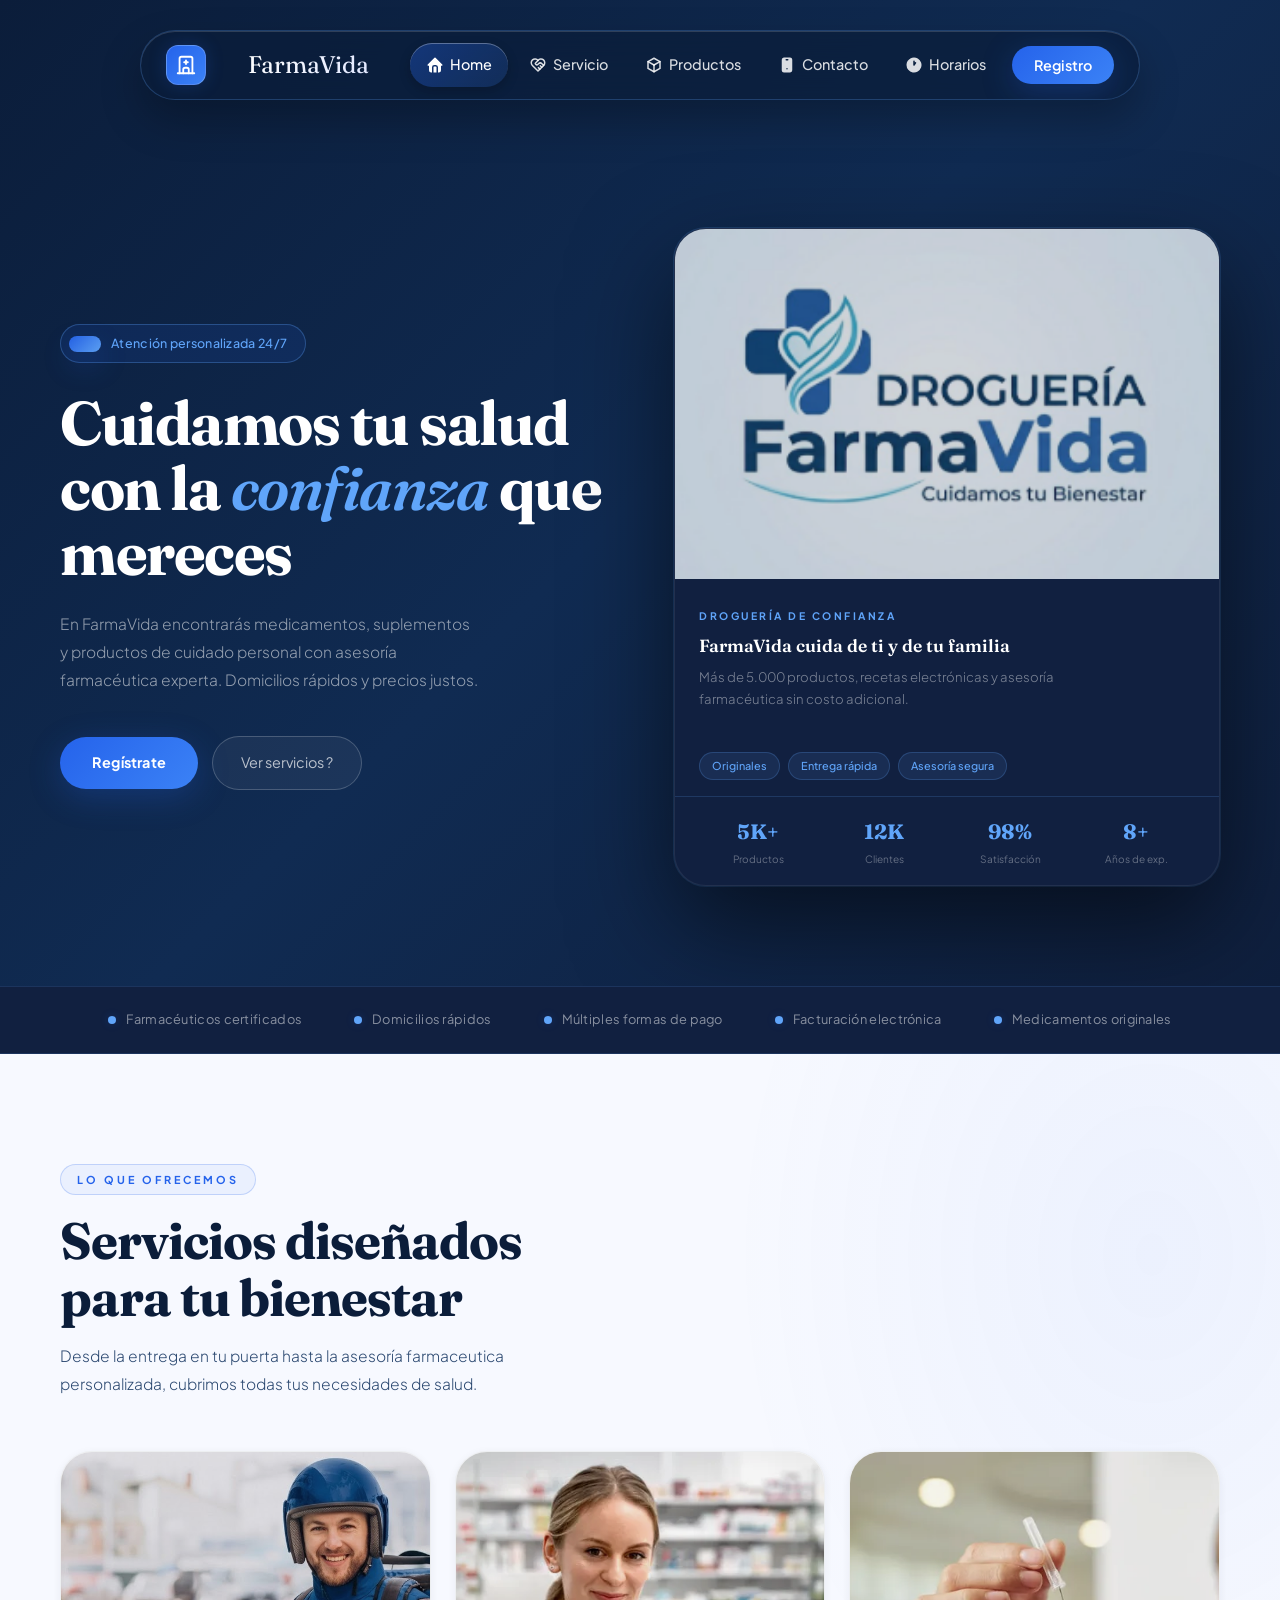
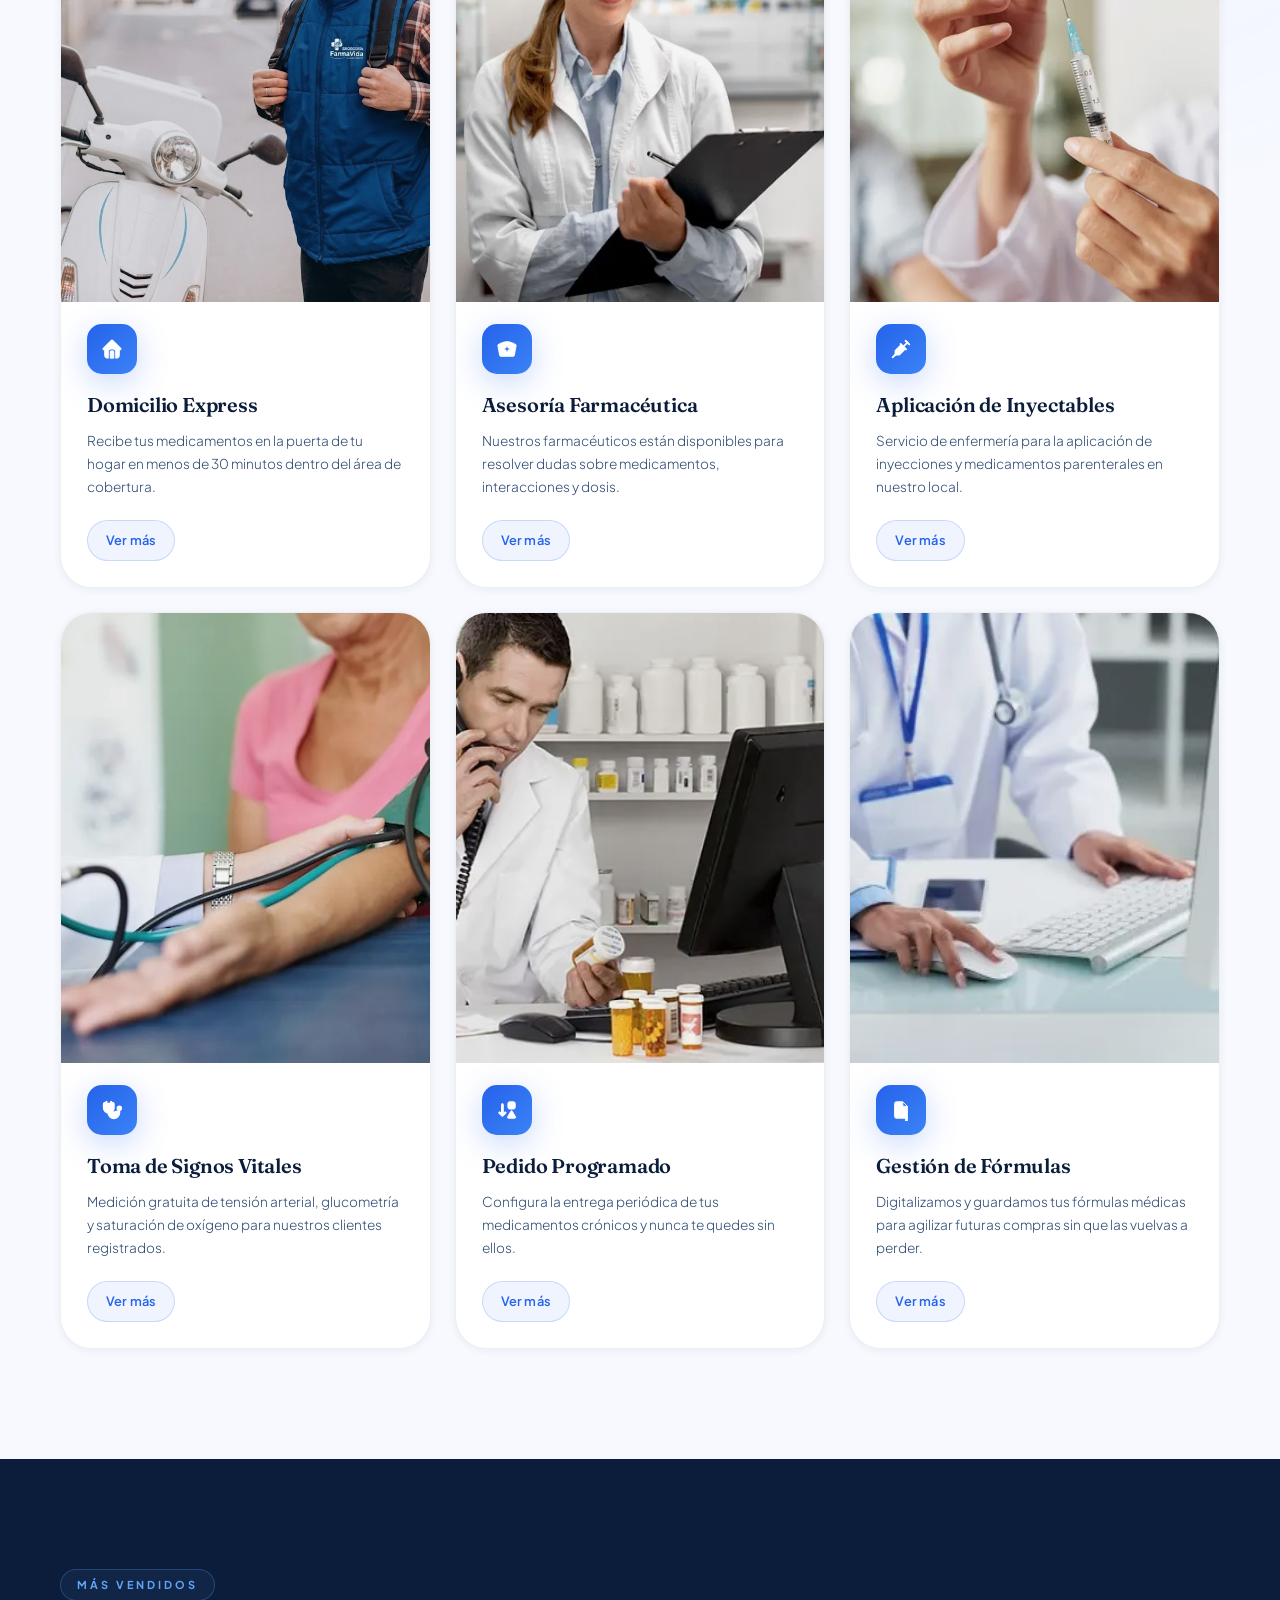
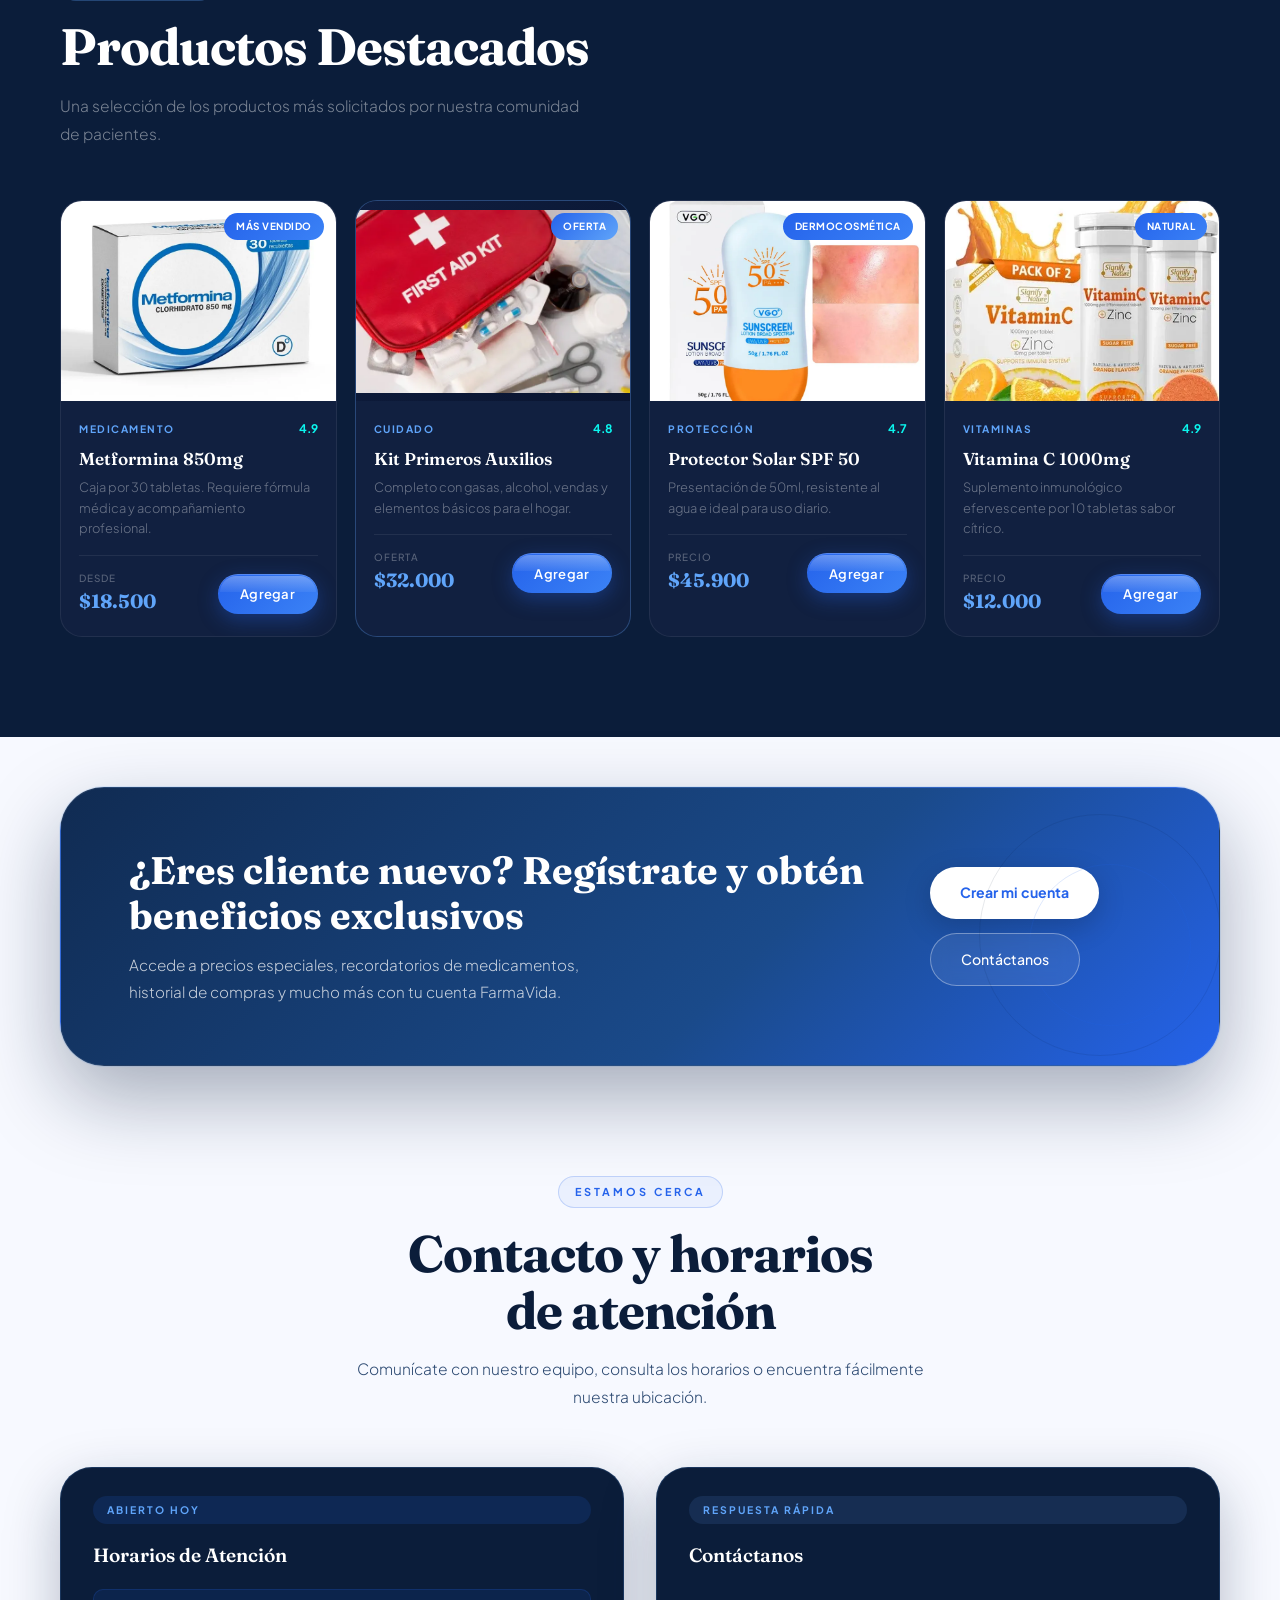
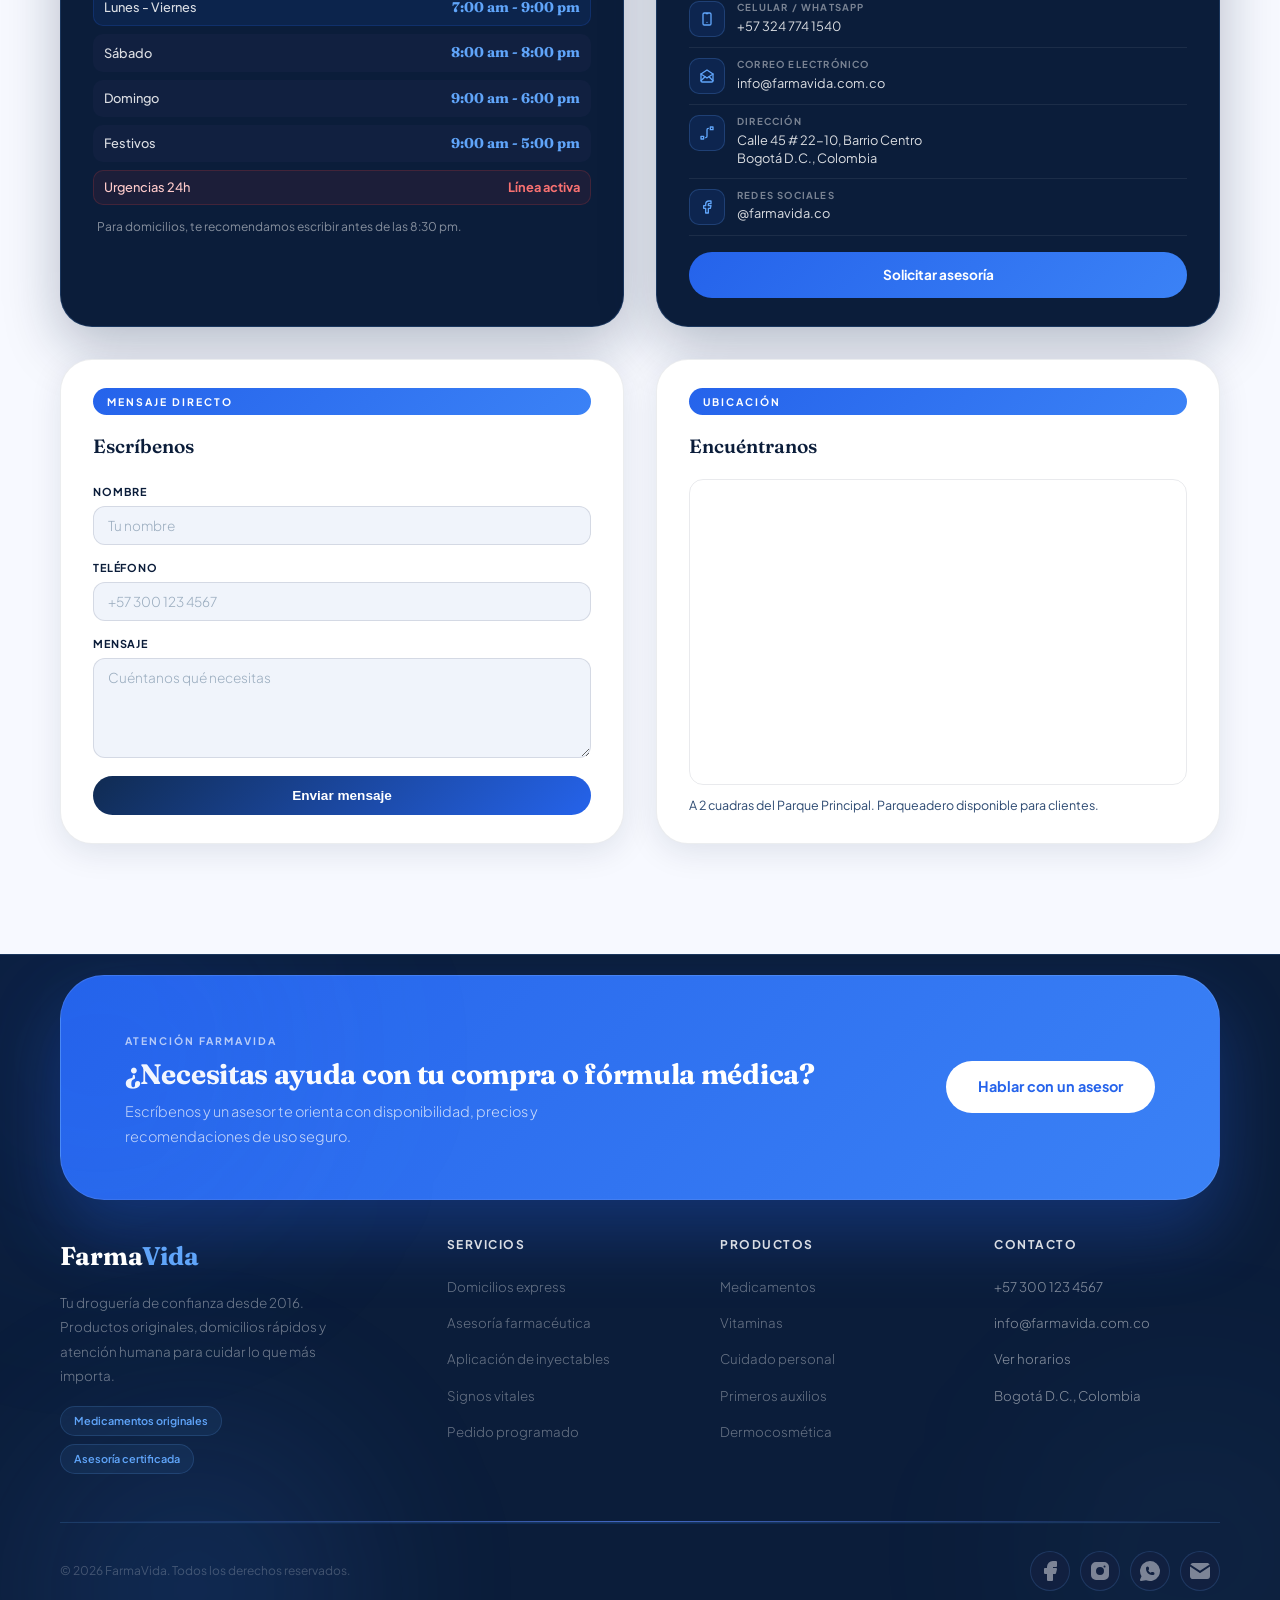
<file: Pag_Principal_FarmaVida/index.html>
<!DOCTYPE html>
<html lang="es">

<head>
    <meta charset="UTF-8">
    <meta name="viewport" content="width=device-width, initial-scale=1.0">
    <meta name="description" content="FarmaVida es tu farmacia de confianza en línea, ofreciendo medicamentos originales, asesoría farmacéutica personalizada y entregas rápidas a domicilio. Cuidamos de tu salud con la confianza que mereces.">  
    <meta name="keywords" content="FarmaVida, farmacia en línea, medicamentos originales, asesoría farmacéutica, entrega a domicilio, salud, bienestar">
    <meta name="author" content="Jose ALejandro Montenegro">
    <title>FarmaVida</title>
    <link rel="shortcut icon" href="/img/LogoFarmaVida.png" type="image/x-icon">

    <link rel="stylesheet" href="/Pag_Principal_FarmaVida/css/style.css">
    <link rel="stylesheet" href="/Pag_Principal_FarmaVida/css/footer.css">
    <link rel="stylesheet" href="/Pag_Principal_FarmaVida/css/producto.css">
    <link rel="stylesheet" href="/Pag_Principal_FarmaVida/css/servicios.css">
    <link rel="stylesheet" href="/Pag_Principal_FarmaVida/css/btn_agregar.css">
    <link rel="stylesheet" href="/Pag_Principal_FarmaVida/css/info_section.css">
    <link rel="stylesheet" href="/Pag_Principal_FarmaVida/css/banner.css">
    <link rel="stylesheet" href="/Pag_Principal_FarmaVida/css/hero.css">
    <link rel="stylesheet" href="/Pag_Principal_FarmaVida/css/responsive.css">

    <script src="script.js"></script>
</head>

<body>
    
    <div class="floating-elements">
        <div class="floating-circle"></div>
        <div class="floating-circle"></div>
        <div class="floating-circle"></div>
    </div>

    <!-- Advanced Navigation Bar -->
    <nav class="navbar-container">
        <div class="navbar">
            <!-- Brand/Logo -->
            <a href="#" class="navbar-brand">
                <div class="logo-icon"><svg xmlns="http://www.w3.org/2000/svg" width="24" height="24"
                        viewBox="0 0 24 24" fill="none" stroke="currentColor" stroke-width="2" stroke-linecap="round"
                        stroke-linejoin="round"
                        class="icon icon-tabler icons-tabler-outline icon-tabler-building-hospital">
                        <path stroke="none" d="M0 0h24v24H0z" fill="none" />
                        <path d="M3 21l18 0" />
                        <path d="M5 21v-16a2 2 0 0 1 2 -2h10a2 2 0 0 1 2 2v16" />
                        <path d="M9 21v-4a2 2 0 0 1 2 -2h2a2 2 0 0 1 2 2v4" />
                        <path d="M10 9l4 0" />
                        <path d="M12 7l0 4" />
                    </svg></div>
                <a href="#home"><span  class="brand-text">FarmaVida</span></a>

            <!-- Navigation Links -->
            <ul class="navbar-nav" id="navbarNav">
                <li class="nav-item">
                    <a href="#home" class="nav-link active">
                        <svg xmlns="http://www.w3.org/2000/svg" width="24" height="24" viewBox="0 0 24 24"
                            fill="currentColor" class="icon icon-tabler icons-tabler-filled icon-tabler-home">
                            <path stroke="none" d="M0 0h24v24H0z" fill="none" />
                            <path
                                d="M12.707 2.293l9 9c.63 .63 .184 1.707 -.707 1.707h-1v6a3 3 0 0 1 -3 3h-1v-7a3 3 0 0 0 -2.824 -2.995l-.176 -.005h-2a3 3 0 0 0 -3 3v7h-1a3 3 0 0 1 -3 -3v-6h-1c-.89 0 -1.337 -1.077 -.707 -1.707l9 -9a1 1 0 0 1 1.414 0m.293 11.707a1 1 0 0 1 1 1v7h-4v-7a1 1 0 0 1 .883 -.993l.117 -.007z" />
                        </svg>
                        <span>Home</span>
                    </a>
                </li>
                <li class="nav-item">
                    <a href="#servicios" class="nav-link">
                        <svg xmlns="http://www.w3.org/2000/svg" width="24" height="24" viewBox="0 0 24 24" fill="none"
                            stroke="currentColor" stroke-width="2" stroke-linecap="round" stroke-linejoin="round"
                            class="icon icon-tabler icons-tabler-outline icon-tabler-heart-handshake">
                            <path stroke="none" d="M0 0h24v24H0z" fill="none" />
                            <path d="M19.5 12.572l-7.5 7.428l-7.5 -7.428a5 5 0 1 1 7.5 -6.566a5 5 0 1 1 7.5 6.572" />
                            <path
                                d="M12 6l-3.293 3.293a1 1 0 0 0 0 1.414l.543 .543c.69 .69 1.81 .69 2.5 0l1 -1a3.182 3.182 0 0 1 4.5 0l2.25 2.25" />
                            <path d="M12.5 15.5l2 2" />
                            <path d="M15 13l2 2" />
                        </svg>
                        <span>Servicio</span>
                    </a>
                </li>
                <li class="nav-item">
                    <a href="#productos" class="nav-link">
                        <svg xmlns="http://www.w3.org/2000/svg" width="24" height="24" viewBox="0 0 24 24" fill="none"
                            stroke="currentColor" stroke-width="2" stroke-linecap="round" stroke-linejoin="round"
                            class="icon icon-tabler icons-tabler-outline icon-tabler-box">
                            <path stroke="none" d="M0 0h24v24H0z" fill="none" />
                            <path d="M12 3l8 4.5l0 9l-8 4.5l-8 -4.5l0 -9l8 -4.5" />
                            <path d="M12 12l8 -4.5" />
                            <path d="M12 12l0 9" />
                            <path d="M12 12l-8 -4.5" />
                        </svg>
                        <span>Productos</span>
                    </a>
                </li>
                <li class="nav-item">
                    <a href="#contacto" class="nav-link">
                        <svg xmlns="http://www.w3.org/2000/svg" width="24" height="24" viewBox="0 0 24 24"
                            fill="currentColor" class="icon icon-tabler icons-tabler-filled icon-tabler-device-mobile">
                            <path stroke="none" d="M0 0h24v24H0z" fill="none" />
                            <path
                                d="M16 2a3 3 0 0 1 2.995 2.824l.005 .176v14a3 3 0 0 1 -2.824 2.995l-.176 .005h-8a3 3 0 0 1 -2.995 -2.824l-.005 -.176v-14a3 3 0 0 1 2.824 -2.995l.176 -.005h8zm-4 14a1 1 0 0 0 -.993 .883l-.007 .117l.007 .127a1 1 0 0 0 1.986 0l.007 -.117l-.007 -.127a1 1 0 0 0 -.993 -.883zm1 -12h-2l-.117 .007a1 1 0 0 0 0 1.986l.117 .007h2l.117 -.007a1 1 0 0 0 0 -1.986l-.117 -.007z" />
                        </svg>
                        <span>Contacto</span>
                    </a>
                </li>
                <li class="nav-item">
                    <a href="#horarios" class="nav-link">
                        <svg xmlns="http://www.w3.org/2000/svg" width="24" height="24" viewBox="0 0 24 24"
                            fill="currentColor" class="icon icon-tabler icons-tabler-filled icon-tabler-clock-hour-1">
                            <path stroke="none" d="M0 0h24v24H0z" fill="none" />
                            <path
                                d="M17 3.34a10 10 0 1 1 -15 8.66l.005 -.324a10 10 0 0 1 14.995 -8.336m-5.401 9.576l.052 .021l.08 .026l.08 .019l.072 .011l.117 .007l.076 -.003l.135 -.02l.082 -.02l.103 -.039l.073 -.035l.078 -.046l.06 -.042l.08 -.069l.083 -.088l.062 -.083l2 -3a1 1 0 1 0 -1.664 -1.11l-.168 .251v-1.696a1 1 0 0 0 -.883 -.993l-.117 -.007a1 1 0 0 0 -1 1v5.026l.009 .105l.02 .107l.04 .129l.048 .102l.046 .078l.042 .06l.069 .08l.088 .083l.083 .062l.09 .053z" />
                        </svg>
                        <span>Horarios</span>
                    </a>
                </li>
                <li class="nav-item">
                    <a href="/Form/html/index.html" class="cta-button">
                        Registro
                    </a>
                </li>
            </ul>

            <!-- Mobile Toggle -->
            <button class="mobile-toggle" id="mobileToggle">
                <div class="hamburger">
                    <span></span>
                    <span></span>
                    <span></span>
                </div>
            </button>
        </div>
    </nav>

    <!-- Mobile Menu Overlay -->
    <div class="mobile-menu-overlay" id="mobileMenuOverlay"></div>

    <!-- Mobile Menu -->
    <div class="mobile-menu" id="mobileMenu">
        <div class="mobile-menu-header">
            <a href="#" class="mobile-menu-brand">
                <div class="logo-icon"></div>
                <span class="brand-text">FarmaVida</span>
            </a>
            <button class="mobile-menu-close" id="mobileMenuClose">
                <span>×</span>
            </button>
        </div>

        <ul class="mobile-menu-nav">
            <li class="mobile-menu-item">
                <a href="#home" class="mobile-menu-link active">
                    <svg class="mobile-menu-icon" viewBox="0 0 24 24">
                        <path d="M3 9l9-7 9 7v11a2 2 0 0 1-2 2H5a2 2 0 0 1-2-2z"></path>
                        <polyline points="9,22 9,12 15,12 15,22"></polyline>
                    </svg>
                    <span>Home</span>
                </a>
            </li>
            <li class="mobile-menu-item">
                <a href="#servicios" class="mobile-menu-link">
                    <svg class="mobile-menu-icon" viewBox="0 0 24 24">
                        <circle cx="12" cy="12" r="10"></circle>
                        <line x1="12" y1="16" x2="12" y2="12"></line>
                        <line x1="12" y1="8" x2="12.01" y2="8"></line>
                    </svg>
                    <span>Servicios</span>
                </a>
            </li>
            <li class="mobile-menu-item">
                <a href="#productos" class="mobile-menu-link">
                    <svg class="mobile-menu-icon" viewBox="0 0 24 24">
                        <rect x="2" y="3" width="20" height="14" rx="2" ry="2"></rect>
                        <line x1="8" y1="21" x2="16" y2="21"></line>
                        <line x1="12" y1="17" x2="12" y2="21"></line>
                    </svg>
                    <span>Productos</span>
                </a>
            </li>
            <li class="mobile-menu-item">
                <a href="#contacto" class="mobile-menu-link">
                    <svg class="mobile-menu-icon" viewBox="0 0 24 24">
                        <rect x="2" y="7" width="20" height="14" rx="2" ry="2"></rect>
                        <path d="M16 3h6v4"></path>
                        <path d="m22 7-10-4-10 4"></path>
                    </svg>
                    <span>Contacto</span>
                </a>
            </li>
            <li class="mobile-menu-item">
                <a href="#horarios" class="mobile-menu-link">
                    <svg class="mobile-menu-icon" viewBox="0 0 24 24">
                        <path d="M4 4h16c1.1 0 2 .9 2 2v12c0 1.1-.9 2-2 2H4c-1.1 0-2-.9-2-2V6c0-1.1.9-2 2-2z"></path>
                        <polyline points="22,6 12,13 2,6"></polyline>
                    </svg>
                    <span>Horarios</span>
                </a>
            </li>
        </ul>

        <div class="mobile-cta">
            <a href="/Form/html/index.html" class="mobile-cta-button">
                Regístrate
            </a>
        </div>
    </div>

   
    <nav id="navbar" style="display:none;">
        <a href="#" class="nav-logo">
            <span class="nav-mark"><svg xmlns="http://www.w3.org/2000/svg" width="24" height="24" viewBox="0 0 24 24"
                    fill="currentColor" class="icon icon-tabler icons-tabler-filled icon-tabler-nurse">
                    <path stroke="none" d="M0 0h24v24H0z" fill="none" />
                    <path
                        d="M12.002 4c2.866 0 6.7 1.365 9.532 3.155a1 1 0 0 1 .45 1.024l-2 11a1 1 0 0 1 -.984 .821h-14a1 1 0 0 1 -.984 -.821l-2 -11a1 1 0 0 1 .45 -1.024c2.834 -1.792 6.724 -3.16 9.536 -3.155m-.002 5a1 1 0 0 0 -1 1v1h-1a1 1 0 0 0 -.993 .883l-.007 .117a1 1 0 0 0 1 1h1v1a1 1 0 0 0 .883 .993l.117 .007a1 1 0 0 0 1 -1v-1h1a1 1 0 0 0 .993 -.883l.007 -.117a1 1 0 0 0 -1 -1h-1v-1a1 1 0 0 0 -.883 -.993z" />
                </svg></span>
            <span class="nav-logo-text">Farma<span>Vida</span></span>
        </a>
        <input type="checkbox" id="nav-toggle" class="nav-toggle">
        <label for="nav-toggle" class="nav-menu-btn" aria-label="Abrir menú">
            <span></span>
            <span></span>
            <span></span>
        </label>
        <ul class="nav-links">
            <li><a href="#servicios">Servicios</a></li>
            <li><a href="#productos">Productos</a></li>
            <li><a href="#contacto">Contacto</a></li>
            <li><a href="#horarios">Horarios</a></li>
            <li><a href="/Form/html/index.html" class="nav-cta">Regístrate</a></li>
        </ul>
    </nav>

    <!-- Demo Content -->
    <div class="demo-container">
        <!-- Home Section / Hero -->
        <section id="home" class="content-section hero">
            <div class="hero-deco hero-deco-1"></div>
            <div class="hero-deco hero-deco-2"></div>

            <div class="hero-content">
                <div class="hero-badge">
                    <div class="dot"></div>
                    Atención personalizada 24/7
                </div>
                <h1>Cuidamos tu salud con la <em>confianza</em> que mereces</h1>
                <p>En FarmaVida encontrarás medicamentos, suplementos y productos de cuidado personal con asesoría
                    farmacéutica experta. Domicilios rápidos y precios justos.</p>
                <div class="hero-btns">
                    <a href="/Form/html/index.html" class="btn-primary"> Regístrate</a>
                    <a href="#servicios" class="btn-secondary">Ver servicios ?</a>
                </div>
            </div>

            <div class="hero-visual">
                <div class="hero-card-main">
                    <div class="card-media">
                        <img src="/img/LogoFarmaVida.png" alt="Medicamentos y productos de FarmaVida FarmaVida">

                    </div>
                    <div class="card-content">
                        <span class="card-eyebrow">Droguería de confianza</span>
                        <h3>FarmaVida cuida de ti y de tu familia</h3>
                        <p>Más de 5.000 productos, recetas electrónicas y asesoría farmacéutica sin costo adicional.</p>
                        <div class="card-tags">
                            <span>Originales</span>
                            <span>Entrega rápida</span>
                            <span>Asesoría segura</span>
                        </div>
                    </div>
                    <div class="card-stats">
                        <div class="stat">
                            <div class="stat-num">5K+</div>
                            <div class="stat-label">Productos</div>
                        </div>
                        <div class="stat">
                            <div class="stat-num">12K</div>
                            <div class="stat-label">Clientes</div>
                        </div>
                        <div class="stat">
                            <div class="stat-num">98%</div>
                            <div class="stat-label">Satisfacción</div>
                        </div>
                        <div class="stat">
                            <div class="stat-num">8+</div>
                            <div class="stat-label">Años de exp.</div>
                        </div>
                    </div>
                </div>
            </div>
        </section>

        <!-- Trust Bar -->
        <div class="trust-bar">
            <div class="trust-item"><span class="ti"></span> Farmacéuticos certificados</div>
            <div class="trust-item"><span class="ti"></span> Domicilios rápidos</div>
            <div class="trust-item"><span class="ti"></span> Múltiples formas de pago</div>
            <div class="trust-item"><span class="ti"></span> Facturación electrónica</div>
            <div class="trust-item"><span class="ti"></span> Medicamentos originales</div>
        </div>

        <!-- Servicios Section -->
        <section class="section" id="servicios">
            <p class="section-label">Lo que ofrecemos</p>
            <h2 class="section-title">Servicios diseñados<br>para tu bienestar</h2>
            <p class="section-sub">Desde la entrega en tu puerta hasta la asesoría farmaceutica personalizada, cubrimos
                todas tus necesidades de salud.</p>

            <div class="servicios-grid">
                <div class="servicio-card">
                    <div class="servicio-img">
                        <img src="/img/WhatsApp Image 2026-05-05 at 5.26.31 PM.jpeg" alt="Servicio de domicilio express"
                            loading="lazy">
                    </div>
                    <div class="serv-icon"><svg xmlns="http://www.w3.org/2000/svg" width="24" height="24"
                            viewBox="0 0 24 24" fill="#030303"
                            class="icon icon-tabler icons-tabler-filled icon-tabler-home">
                            <path stroke="none" d="M0 0h24v24H0z" fill="none" />
                            <path
                                d="M12.707 2.293l9 9c.63 .63 .184 1.707 -.707 1.707h-1v6a3 3 0 0 1 -3 3h-1v-7a3 3 0 0 0 -2.824 -2.995l-.176 -.005h-2a3 3 0 0 0 -3 3v7h-1a3 3 0 0 1 -3 -3v-6h-1c-.89 0 -1.337 -1.077 -.707 -1.707l9 -9a1 1 0 0 1 1.414 0m.293 11.707a1 1 0 0 1 1 1v7h-4v-7a1 1 0 0 1 .883 -.993l.117 -.007z" />
                        </svg></div>
                    <h3>Domicilio Express</h3>
                    <p>Recibe tus medicamentos en la puerta de tu hogar en menos de 30 minutos dentro del área de
                        cobertura.</p>
                    <a href="#contacto" class="serv-btn">Ver más</a>
                </div>
                <div class="servicio-card">
                    <div class="servicio-img">
                        <img src="/img/farmaceutica-revisando-medicina-portapapeles.webp"
                            alt="Farmacéutica revisando medicamentos" loading="lazy">
                    </div>
                    <div class="serv-icon"><svg xmlns="http://www.w3.org/2000/svg" width="24" height="24"
                            viewBox="0 0 24 24" fill="#030303"
                            class="icon icon-tabler icons-tabler-filled icon-tabler-nurse">
                            <path stroke="none" d="M0 0h24v24H0z" fill="none" />
                            <path
                                d="M12.002 4c2.866 0 6.7 1.365 9.532 3.155a1 1 0 0 1 .45 1.024l-2 11a1 1 0 0 1 -.984 .821h-14a1 1 0 0 1 -.984 -.821l-2 -11a1 1 0 0 1 .45 -1.024c2.834 -1.792 6.724 -3.16 9.536 -3.155m-.002 5a1 1 0 0 0 -1 1v1h-1a1 1 0 0 0 -.993 .883l-.007 .117a1 1 0 0 0 1 1h1v1a1 1 0 0 0 .883 .993l.117 .007a1 1 0 0 0 1 -1v-1h1a1 1 0 0 0 .993 -.883l.007 -.117a1 1 0 0 0 -1 -1h-1v-1a1 1 0 0 0 -.883 -.993z" />
                        </svg></div>
                    <h3>Asesoría Farmacéutica</h3>
                    <p>Nuestros farmacéuticos están disponibles para resolver dudas sobre medicamentos, interacciones y
                        dosis.</p>
                    <a href="#contacto" class="serv-btn">Ver más</a>
                </div>
                <div class="servicio-card">
                    <div class="servicio-img">
                        <img src="/img/inyecc.webp" alt="Aplicación de inyectables" loading="lazy">
                    </div>
                    <div class="serv-icon"><svg xmlns="http://www.w3.org/2000/svg" width="24" height="24"
                            viewBox="0 0 24 24" fill="none" stroke="#030303" stroke-width="2" stroke-linecap="round"
                            stroke-linejoin="round" class="icon icon-tabler icons-tabler-outline icon-tabler-vaccine">
                            <path stroke="none" d="M0 0h24v24H0z" fill="none" />
                            <path d="M17 3l4 4" />
                            <path d="M19 5l-4.5 4.5" />
                            <path d="M11.5 6.5l6 6" />
                            <path d="M16.5 11.5l-6.5 6.5h-4v-4l6.5 -6.5" />
                            <path d="M7.5 12.5l1.5 1.5" />
                            <path d="M10.5 9.5l1.5 1.5" />
                            <path d="M3 21l3 -3" />
                        </svg></div>
                    <h3>Aplicación de Inyectables</h3>
                    <p>Servicio de enfermería para la aplicación de inyecciones y medicamentos parenterales en nuestro
                        local.</p>
                    <a href="#contacto" class="serv-btn">Ver más</a>
                </div>
                <div class="servicio-card">
                    <div class="servicio-img">
                        <img src="/img/medico-mide-presion-paciente-mayor_329181-2184.webp" alt="Toma de signos vitales"
                            loading="lazy">
                    </div>
                    <div class="serv-icon"><svg xmlns="http://www.w3.org/2000/svg" width="24" height="24"
                            viewBox="0 0 24 24" fill="none" stroke="#030303" stroke-width="2" stroke-linecap="round"
                            stroke-linejoin="round"
                            class="icon icon-tabler icons-tabler-outline icon-tabler-stethoscope">
                            <path stroke="none" d="M0 0h24v24H0z" fill="none" />
                            <path d="M6 4h-1a2 2 0 0 0 -2 2v3.5a5.5 5.5 0 0 0 11 0v-3.5a2 2 0 0 0 -2 -2h-1" />
                            <path d="M8 15a6 6 0 1 0 12 0v-3" />
                            <path d="M11 3v2" />
                            <path d="M6 3v2" />
                            <path d="M18 10a2 2 0 1 0 4 0a2 2 0 1 0 -4 0" />
                        </svg></div>
                    <h3>Toma de Signos Vitales</h3>
                    <p>Medición gratuita de tensión arterial, glucometría y saturación de oxígeno para nuestros clientes
                        registrados.</p>
                    <a href="#contacto" class="serv-btn">Ver más</a>
                </div>
                <div class="servicio-card">
                    <div class="servicio-img">
                        <img src="/img/drogueria-medicamento-farmacia1think-1509242148.jpg.webp"
                            alt="Pedido programado de medicamentos" loading="lazy">
                    </div>
                    <div class="serv-icon"><svg xmlns="http://www.w3.org/2000/svg" width="24" height="24"
                            viewBox="0 0 24 24" fill="#030303"
                            class="icon icon-tabler icons-tabler-filled icon-tabler-sort-ascending-shapes">
                            <path stroke="none" d="M0 0h24v24H0z" fill="none" />
                            <path
                                d="M7 5a1 1 0 0 1 1 1v9.584l1.293 -1.291a1 1 0 0 1 1.32 -.083l.094 .083a1 1 0 0 1 0 1.414l-3 3a1 1 0 0 1 -.112 .097l-.11 .071l-.114 .054l-.105 .035l-.149 .03l-.117 .006l-.075 -.003l-.126 -.017l-.111 -.03l-.111 -.044l-.098 -.052l-.096 -.067l-.09 -.08l-3 -3a1 1 0 0 1 1.414 -1.414l1.293 1.293v-9.586a1 1 0 0 1 1 -1m12 -2a2 2 0 0 1 2 2v4a2 2 0 0 1 -2 2h-4a2 2 0 0 1 -2 -2v-4a2 2 0 0 1 2 -2zm-1.136 10.496l3.5 6a1 1 0 0 1 -.864 1.504h-7a1 1 0 0 1 -.864 -1.504l3.5 -6a1 1 0 0 1 1.728 0" />
                        </svg></div>
                    <h3>Pedido Programado</h3>
                    <p>Configura la entrega periódica de tus medicamentos crónicos y nunca te quedes sin ellos.</p>
                    <a href="#contacto" class="serv-btn">Ver más</a>
                </div>
                <div class="servicio-card">
                    <div class="servicio-img">
                        <img src="/img/2025-08-29-Nota-Llego-la-Central-de-Informes-de-Pixeon-a-America-Latina-Espanhol-480x313.webp"
                            alt="Gestión digital de fórmulas médicas" loading="lazy">
                    </div>
                    <div class="serv-icon"><svg xmlns="http://www.w3.org/2000/svg" width="24" height="24"
                            viewBox="0 0 24 24" fill="#030303"
                            class="icon icon-tabler icons-tabler-filled icon-tabler-file-description">
                            <path stroke="none" d="M0 0h24v24H0z" fill="none" />
                            <path
                                d="M14 3v4a1 1 0 0 0 1 1h4M17 21h-10a2 2 0 0 1 -2 -2v-14a2 2 0 0 1 2 -2h7l5 5v16a2 2 0 0 1 -2 2z" />
                        </svg></div>
                    <h3>Gestión de Fórmulas</h3>
                    <p>Digitalizamos y guardamos tus fórmulas médicas para agilizar futuras compras sin que las vuelvas
                        a perder.</p>
                    <a href="#contacto" class="serv-btn">Ver más</a>
                </div>
            </div>
        </section>

        <!-- Productos Destacados Section -->
        <section class="section productos" id="productos">
            <p class="section-label">Más vendidos</p>
            <h2 class="section-title">Productos Destacados</h2>
            <p class="section-sub">Una selección de los productos más solicitados por nuestra comunidad de pacientes.
            </p>

            <div class="productos-grid">
                <article class="producto-card">
                    <div class="producto-img">
                        <span class="prod-badge">Más vendido</span>
                        <span class="producto-icon"><img src="/img/met.webp" alt=""></span>
                    </div>
                    <div class="producto-info">
                        <div class="producto-top">
                            <span class="prod-categoria">Medicamento</span>
                            <span class="prod-rating">4.9</span>
                        </div>
                        <h4>Metformina 850mg</h4>
                        <p>Caja por 30 tabletas. Requiere fórmula médica y acompañamiento profesional.</p>
                        <div class="producto-footer">
                            <div>
                                <span class="precio-label">Desde</span>
                                <div class="precio">$18.500</div>
                            </div>
                            <button class="btn-add" type="button">Agregar</button>
                        </div>
                    </div>
                </article>

                <article class="producto-card destacado">
                    <div class="producto-img">
                        <span class="prod-badge">Oferta</span>
                        <span class="producto-icon"><img
                                src="/img/kit-de-primeros-auxilios-con-todos-los-elementos-esenciales.webp"
                                alt=""></span>
                    </div>
                    <div class="producto-info">
                        <div class="producto-top">
                            <span class="prod-categoria">Cuidado</span>
                            <span class="prod-rating">4.8</span>
                        </div>
                        <h4>Kit Primeros Auxilios</h4>
                        <p>Completo con gasas, alcohol, vendas y elementos básicos para el hogar.</p>
                        <div class="producto-footer">
                            <div>
                                <span class="precio-label">Oferta</span>
                                <div class="precio">$32.000</div>
                            </div>
                            <button class="btn-add" type="button">Agregar</button>
                        </div>
                    </div>
                </article>

                <article class="producto-card">
                    <div class="producto-img">
                        <span class="prod-badge">Dermocosmética</span>
                        <span class="producto-icon"><img src="/img/Protector.webp" alt=""></span>
                    </div>
                    <div class="producto-info">
                        <div class="producto-top">
                            <span class="prod-categoria">Protección</span>
                            <span class="prod-rating">4.7</span>
                        </div>
                        <h4>Protector Solar SPF 50</h4>
                        <p>Presentación de 50ml, resistente al agua e ideal para uso diario.</p>
                        <div class="producto-footer">
                            <div>
                                <span class="precio-label">Precio</span>
                                <div class="precio">$45.900</div>
                            </div>
                            <button class="btn-add" type="button">Agregar</button>
                        </div>
                    </div>
                </article>

                <article class="producto-card">
                    <div class="producto-img">
                        <span class="prod-badge">Natural</span>
                        <span class="producto-icon"><img src="/img/vita.webp" alt=""></span>
                    </div>
                    <div class="producto-info">
                        <div class="producto-top">
                            <span class="prod-categoria">Vitaminas</span>
                            <span class="prod-rating">4.9</span>
                        </div>
                        <h4>Vitamina C 1000mg</h4>
                        <p>Suplemento inmunológico efervescente por 10 tabletas sabor cítrico.</p>
                        <div class="producto-footer">
                            <div>
                                <span class="precio-label">Precio</span>
                                <div class="precio">$12.000</div>
                            </div>
                            <button class="btn-add" type="button">Agregar</button>
                        </div>
                    </div>
                </article>
            </div>


        </section>

        <!-- Cta Banner -->
        <div class="cta-banner">
            <div>
                <h2>¿Eres cliente nuevo? Regístrate y obtén beneficios exclusivos</h2>
                <p>Accede a precios especiales, recordatorios de medicamentos, historial de compras y mucho más con tu
                    cuenta FarmaVida.</p>
            </div>
            <div class="cta-banner-btns">
                <a href="/Form/html/index.html" class="btn-white"> Crear mi cuenta</a>
                <a href="#contacto-contacto" class="btn-outline-white">Contáctanos</a>
            </div>
        </div>

        <!-- Horarios y Contacto Section -->
        <section class="info-section" id="horarios">
            <div class="info-heading">
                <p class="section-label">Estamos cerca</p>
                <h2 class="section-title">Contacto y horarios<br>de atención</h2>
                <p class="section-sub">Comunícate con nuestro equipo, consulta los horarios o encuentra fácilmente
                    nuestra ubicación.</p>
            </div>

            <!--grid 2*2-->

            <!--Horarios de atención-->
            <div class="info-grid">
                <div class="horario-panel">
                    <span class="info-pill abierto">Abierto hoy</span>
                    <h3>Horarios de Atención</h3>
                    <div class="horario-lista">
                        <div class="horario-item destacado">
                            <span class="dia">Lunes - Viernes</span>
                            <span class="hora">7:00 am - 9:00 pm</span>
                        </div>
                        <div class="horario-item">
                            <span class="dia">Sábado</span>
                            <span class="hora">8:00 am - 8:00 pm</span>
                        </div>
                        <div class="horario-item">
                            <span class="dia">Domingo</span>
                            <span class="hora">9:00 am - 6:00 pm</span>
                        </div>
                        <div class="horario-item">
                            <span class="dia">Festivos</span>
                            <span class="hora">9:00 am - 5:00 pm</span>
                        </div>
                        <div class="horario-item urgencias">
                            <span class="dia">Urgencias 24h</span>
                            <span class="hora">Línea activa</span>
                        </div>
                    </div>
                    <p class="horario-note">Para domicilios, te recomendamos escribir antes de las 8:30 pm.</p>
                </div>

              <!--Contáctanos-->  
                <div class=" contacto-card" id="contacto">
                    <span class="info-pill">Respuesta rápida</span>
                    <h3>Contáctanos</h3>
                    <div class="contacto-item" id="contacto-contacto">
                        <div class="ci-icon">
                            <svg xmlns="http://www.w3.org/2000/svg" width="24" height="24" viewBox="0 0 24 24"
                                fill="none" stroke="#0f0f0f" stroke-width="2" stroke-linecap="round"
                                stroke-linejoin="round"
                                class="icon icon-tabler icons-tabler-outline icon-tabler-device-mobile">
                                <path stroke="none" d="M0 0h24v24H0z" fill="none" />
                                <path
                                    d="M6 5a2 2 0 0 1 2 -2h8a2 2 0 0 1 2 2v14a2 2 0 0 1 -2 2h-8a2 2 0 0 1 -2 -2v-14" />
                                <path d="M11 4h2" />
                                <path d="M12 17v.01" />
                            </svg>
                        </div>
                        <div class="ci-text">
                            <strong>Celular / WhatsApp</strong>
                            <a href="tel:+573001234567">+57 324 774 1540</a>
                        </div>
                    </div>
                    <div class="contacto-item">
                        <div class="ci-icon">
                            <svg xmlns="http://www.w3.org/2000/svg" width="24" height="24" viewBox="0 0 24 24"
                                fill="none" stroke="#0f0f0f" stroke-width="2" stroke-linecap="round"
                                stroke-linejoin="round"
                                class="icon icon-tabler icons-tabler-outline icon-tabler-mail-opened">
                                <path stroke="none" d="M0 0h24v24H0z" fill="none" />
                                <path d="M3 9l9 6l9 -6l-9 -6l-9 6" />
                                <path d="M21 9v10a2 2 0 0 1 -2 2h-14a2 2 0 0 1 -2 -2v-10" />
                                <path d="M3 19l6 -6" />
                                <path d="M15 13l6 6" />
                            </svg>
                        </div>
                        <div class="ci-text">
                            <strong>Correo electrónico</strong>
                            <a href="mailto:info@farmavida.com.co">info@farmavida.com.co</a>
                        </div>
                    </div>

                    <div class="contacto-item">
                        <div class="ci-icon">
                            <svg xmlns="http://www.w3.org/2000/svg" width="24" height="24" viewBox="0 0 24 24"
                                fill="none" stroke="#0f0f0f" stroke-width="2" stroke-linecap="round"
                                stroke-linejoin="round"
                                class="icon icon-tabler icons-tabler-outline icon-tabler-route-square-2">
                                <path stroke="none" d="M0 0h24v24H0z" fill="none" />
                                <path d="M14 5a2 2 0 0 0 -2 2v10a2 2 0 0 1 -2 2" />
                                <path d="M3 17h4v4h-4l0 -4" />
                                <path d="M17 3h4v4h-4l0 -4" />
                            </svg>
                        </div>
                        <div class="ci-text">
                            <strong>Dirección</strong>
                            Calle 45 # 22-10, Barrio Centro<br>Bogotá D.C., Colombia
                        </div>
                    </div>
                    <div class="contacto-item">
                        <div class="ci-icon">
                            <svg xmlns="http://www.w3.org/2000/svg" width="24" height="24" viewBox="0 0 24 24"
                                fill="none" stroke="#0f0f0f" stroke-width="2" stroke-linecap="round"
                                stroke-linejoin="round"
                                class="icon icon-tabler icons-tabler-outline icon-tabler-brand-facebook">
                                <path stroke="none" d="M0 0h24v24H0z" fill="none" />
                                <path d="M7 10v4h3v7h4v-7h3l1 -4h-4v-2a1 1 0 0 1 1 -1h3v-4h-3a5 5 0 0 0 -5 5v2h-3" />
                            </svg>
                        </div>
                        <div class="ci-text">
                            <strong>Redes sociales</strong>
                            @farmavida.co
                        </div>
                    </div>
                    <a href="#contacto-contacto" class="contacto-btn">Solicitar asesoría</a>
                </div>
                  
                <!--Escríbenos-->
                <div class="info-stack">
                    <div class=" formulario-card">
                        <span class="info-pill">Mensaje directo</span>
                        <h3>Escríbenos</h3>
                        <form class="contact-form" action="#" method="post">
                            <div class="form-row">
                                <label for="nombre-contacto">Nombre</label>
                                <input type="text" id="nombre-contacto" name="nombre" placeholder="Tu nombre" required>
                            </div>
                            <div class="form-row">
                                <label for="telefono-contacto">Teléfono</label>
                                <input type="tel" id="telefono-contacto" name="telefono" placeholder="+57 300 123 4567"
                                    required>
                            </div>
                            <div class="form-row">
                                <label for="mensaje-contacto">Mensaje</label>
                                <textarea id="mensaje-contacto" name="mensaje" rows="4"
                                    placeholder="Cuéntanos qué necesitas" required></textarea>
                            </div>
                            <button type="submit" class="form-btn">Enviar mensaje</button>
                        </form>
                    </div>
                </div>

                <!--Mapa-->
                <div class="mapa-panel">
                    <span class="info-pill">Ubicación</span>
                    <h3>Encuéntranos</h3>
                    <div class="mapa-frame">
                        <iframe
                            src="https://www.google.com/maps/embed?pb=!1m18!1m12!1m3!1d1018000.5455021536!2d-75.326781421875!3d4.671429100000001!2m3!1f0!2f0!3f0!3m2!1i1024!2i768!4f13.1!3m3!1m2!1s0x8e3f9b7426f10349%3A0xbc82a76c1326b668!2sFarmatodo!5e0!3m2!1ses-419!2sco!4v1774364321260!5m2!1ses-419!2sco"
                            loading="lazy" referrerpolicy="no-referrer-when-downgrade" allowfullscreen=""></iframe>
                    </div>
                    <p class="mapa-text">A 2 cuadras del Parque Principal. Parqueadero disponible para clientes.</p>
                </div>
            </div>
        </section>
    </div>

    <!-- Footer -->
    <footer class="footer site-footer">
        <div class="footer-glow footer-glow-1"></div>
        <div class="footer-glow footer-glow-2"></div>

        <div class="footer-cta">
            <div>
                <span class="footer-kicker">Atención FarmaVida</span>
                <h2>¿Necesitas ayuda con tu compra o fórmula médica?</h2>
                <p>Escríbenos y un asesor te orienta con disponibilidad, precios y recomendaciones de uso seguro.</p>
            </div>
            <a href="#contacto" class="footer-cta-btn">Hablar con un asesor</a>
        </div>

        <div class="footer-top">
            <div class="footer-brand">
                <a href="#" class="footer-logo">Farma<span>Vida</span></a>
                <p>Tu droguería de confianza desde 2016. Productos originales, domicilios rápidos y atención humana para
                    cuidar lo que más importa.</p>
                <div class="footer-trust">
                    <span>Medicamentos originales</span>
                    <span>Asesoría certificada</span>
                </div>
            </div>

            <div class="footer-col">
                <h4>Servicios</h4>
                <ul>
                    <li><a href="#servicios">Domicilios express</a></li>
                    <li><a href="#servicios">Asesoría farmacéutica</a></li>
                    <li><a href="#servicios">Aplicación de inyectables</a></li>
                    <li><a href="#servicios">Signos vitales</a></li>
                    <li><a href="#servicios">Pedido programado</a></li>
                </ul>
            </div>

            <div class="footer-col">
                <h4>Productos</h4>
                <ul>
                    <li><a href="#productos">Medicamentos</a></li>
                    <li><a href="#productos">Vitaminas</a></li>
                    <li><a href="#productos">Cuidado personal</a></li>
                    <li><a href="#productos">Primeros auxilios</a></li>
                    <li><a href="#productos">Dermocosmética</a></li>
                </ul>
            </div>

            <div class="footer-col footer-contact">
                <h4>Contacto</h4>
                <ul>
                    <li><a href="#contacto">+57 300 123 4567</a></li>
                    <li><a href="#contacto">info@farmavida.com.co</a></li>
                    <li><a href="#horarios">Ver horarios</a></li>
                    <li><a href="#horarios">Bogotá D.C., Colombia</a></li>
                </ul>
            </div>
        </div>

        <div class="footer-bottom">
            <span>© 2026 FarmaVida. Todos los derechos reservados.</span>
            <div class="social-links" aria-label="Redes sociales">
                <a href="https://www.facebook.com/" class="social-btn" aria-label="Facebook"><svg xmlns="http://www.w3.org/2000/svg" width="24"
                        height="24" viewBox="0 0 24 24" fill="currentColor"
                        class="icon icon-tabler icons-tabler-filled icon-tabler-brand-facebook">
                        <path stroke="none" d="M0 0h24v24H0z" fill="none" />
                        <path
                            d="M18 2a1 1 0 0 1 .993 .883l.007 .117v4a1 1 0 0 1 -.883 .993l-.117 .007h-3v1h3a1 1 0 0 1 .991 1.131l-.02 .112l-1 4a1 1 0 0 1 -.858 .75l-.113 .007h-2v6a1 1 0 0 1 -.883 .993l-.117 .007h-4a1 1 0 0 1 -.993 -.883l-.007 -.117v-6h-2a1 1 0 0 1 -.993 -.883l-.007 -.117v-4a1 1 0 0 1 .883 -.993l.117 -.007h2v-1a6 6 0 0 1 5.775 -5.996l.225 -.004h3z" />
                    </svg></a>
                <a href="https://www.instagram.com/?hl=en" class="social-btn" aria-label="Instagram"><svg xmlns="http://www.w3.org/2000/svg" width="24"
                        height="24" viewBox="0 0 24 24" fill="currentColor"
                        class="icon icon-tabler icons-tabler-filled icon-tabler-brand-instagram">
                        <path stroke="none" d="M0 0h24v24H0z" fill="none" />
                        <path
                            d="M16 3a5 5 0 0 1 5 5v8a5 5 0 0 1 -5 5h-8a5 5 0 0 1 -5 -5v-8a5 5 0 0 1 5 -5zm-4 5a4 4 0 0 0 -3.995 3.8l-.005 .2a4 4 0 1 0 4 -4m4.5 -1.5a1 1 0 0 0 -.993 .883l-.007 .127a1 1 0 0 0 1.993 .117l.007 -.127a1 1 0 0 0 -1 -1" />
                    </svg></a>
                <a href="https://web.whatsapp.com/" class="social-btn" aria-label="WhatsApp"><svg xmlns="http://www.w3.org/2000/svg" width="24"
                        height="24" viewBox="0 0 24 24" fill="currentColor"
                        class="icon icon-tabler icons-tabler-filled icon-tabler-brand-whatsapp">
                        <path stroke="none" d="M0 0h24v24H0z" fill="none" />
                        <path
                            d="M18.497 4.409a10 10 0 0 1 -10.36 16.828l-.223 -.098l-4.759 .849l-.11 .011a1 1 0 0 1 -.11 0l-.102 -.013l-.108 -.024l-.105 -.037l-.099 -.047l-.093 -.058l-.014 -.011l-.012 -.007l-.086 -.073l-.077 -.08l-.067 -.088l-.056 -.094l-.034 -.07l-.04 -.108l-.028 -.128l-.012 -.102a1 1 0 0 1 0 -.125l.012 -.1l.024 -.11l.045 -.122l1.433 -3.304l-.009 -.014a10 10 0 0 1 1.549 -12.454l.215 -.203a10 10 0 0 1 13.226 -.217m-8.997 3.09a1.5 1.5 0 0 0 -1.5 1.5v1a6 6 0 0 0 6 6h1a1.5 1.5 0 0 0 0 -3h-1l-.144 .007a1.5 1.5 0 0 0 -1.128 .697l-.042 .074l-.022 -.007a4.01 4.01 0 0 1 -2.435 -2.435l-.008 -.023l.075 -.041a1.5 1.5 0 0 0 .704 -1.272v-1a1.5 1.5 0 0 0 -1.5 -1.5" />
                    </svg></a>
                <a href="https://mail.google.com/mail/u/1/#inbox" class="social-btn" aria-label="Correo"><svg xmlns="http://www.w3.org/2000/svg" width="24"
                        height="24" viewBox="0 0 24 24" fill="currentColor"
                        class="icon icon-tabler icons-tabler-filled icon-tabler-mail">
                        <path stroke="none" d="M0 0h24v24H0z" fill="none" />
                        <path
                            d="M22 7.535v9.465a3 3 0 0 1 -2.824 2.995l-.176 .005h-14a3 3 0 0 1 -2.995 -2.824l-.005 -.176v-9.465l9.445 6.297l.116 .066a1 1 0 0 0 .878 0l.116 -.066l9.445 -6.297z" />
                        <path
                            d="M19 4c1.08 0 2.027 .57 2.555 1.427l-9.555 6.37l-9.555 -6.37a2.999 2.999 0 0 1 2.354 -1.42l.201 -.007h14z" />
                    </svg></a>
            </div>
        </div>
    </footer>
</body>

</html>
</file>
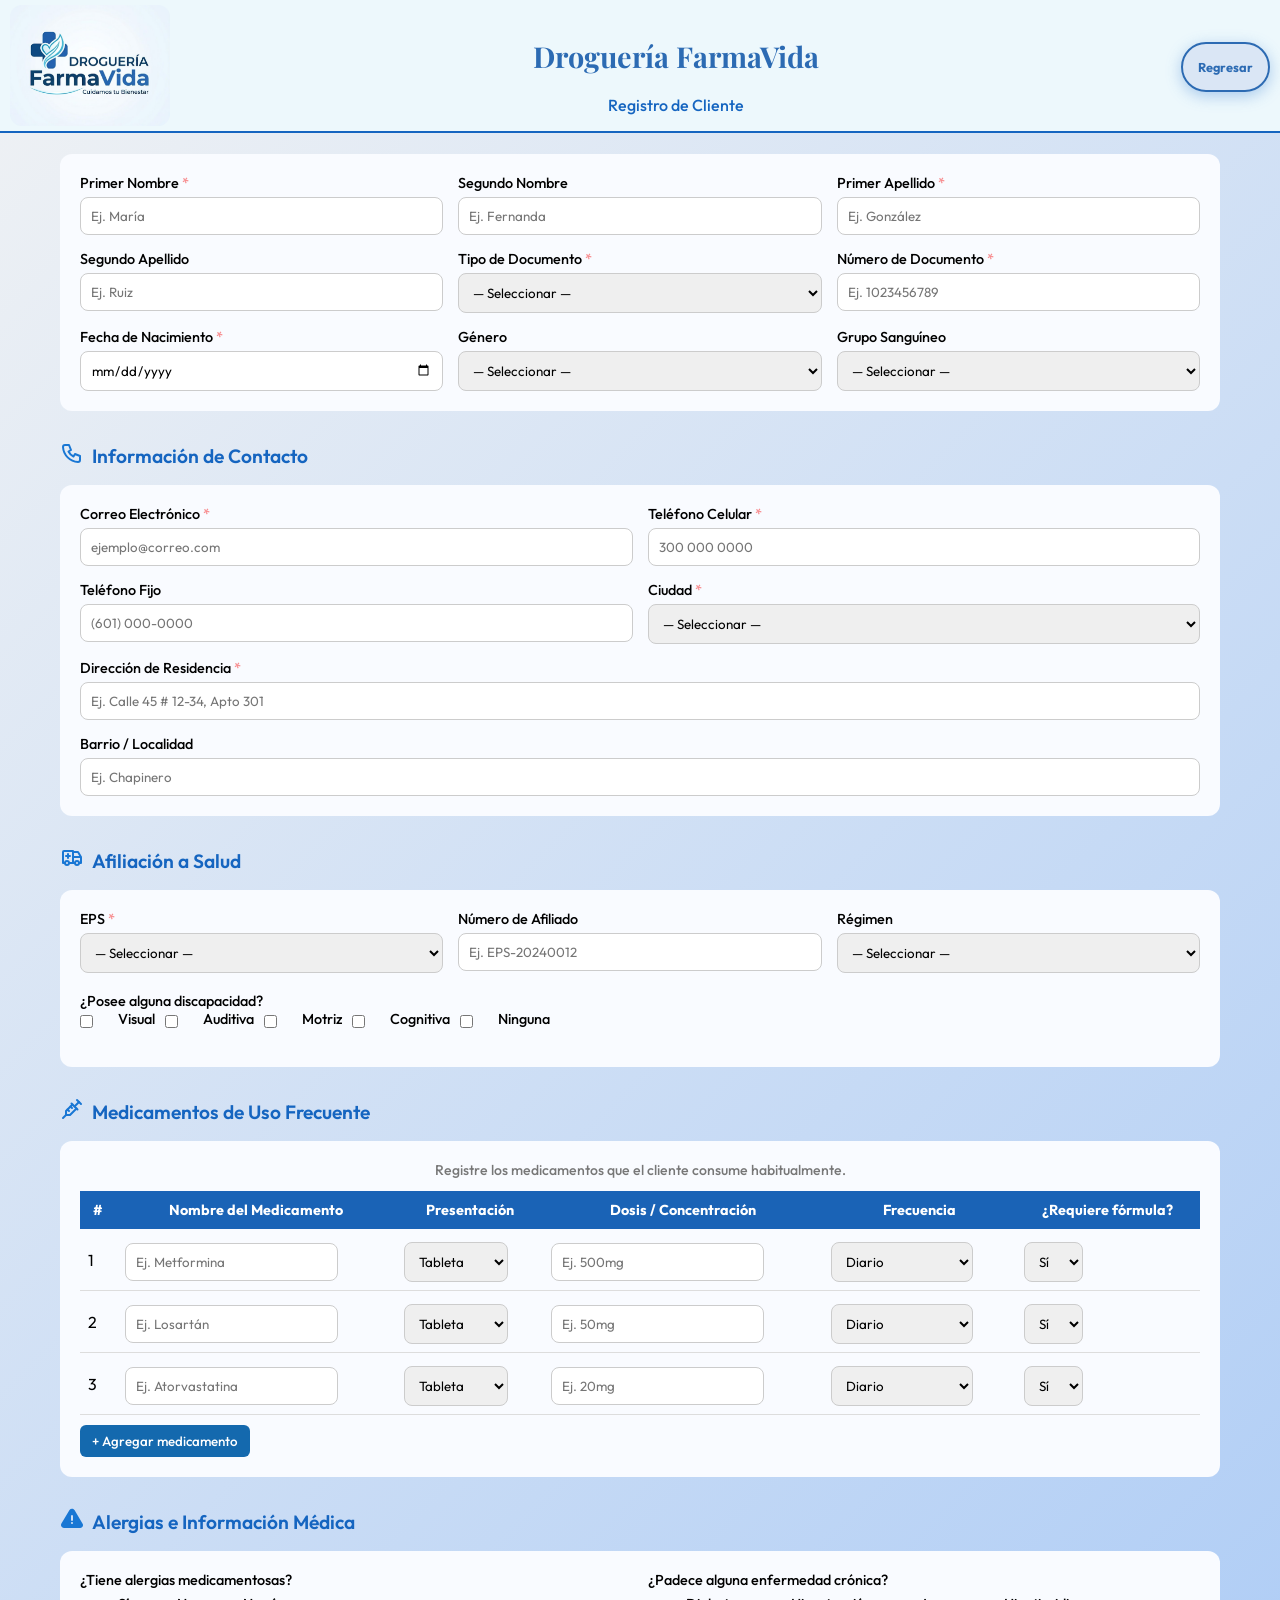
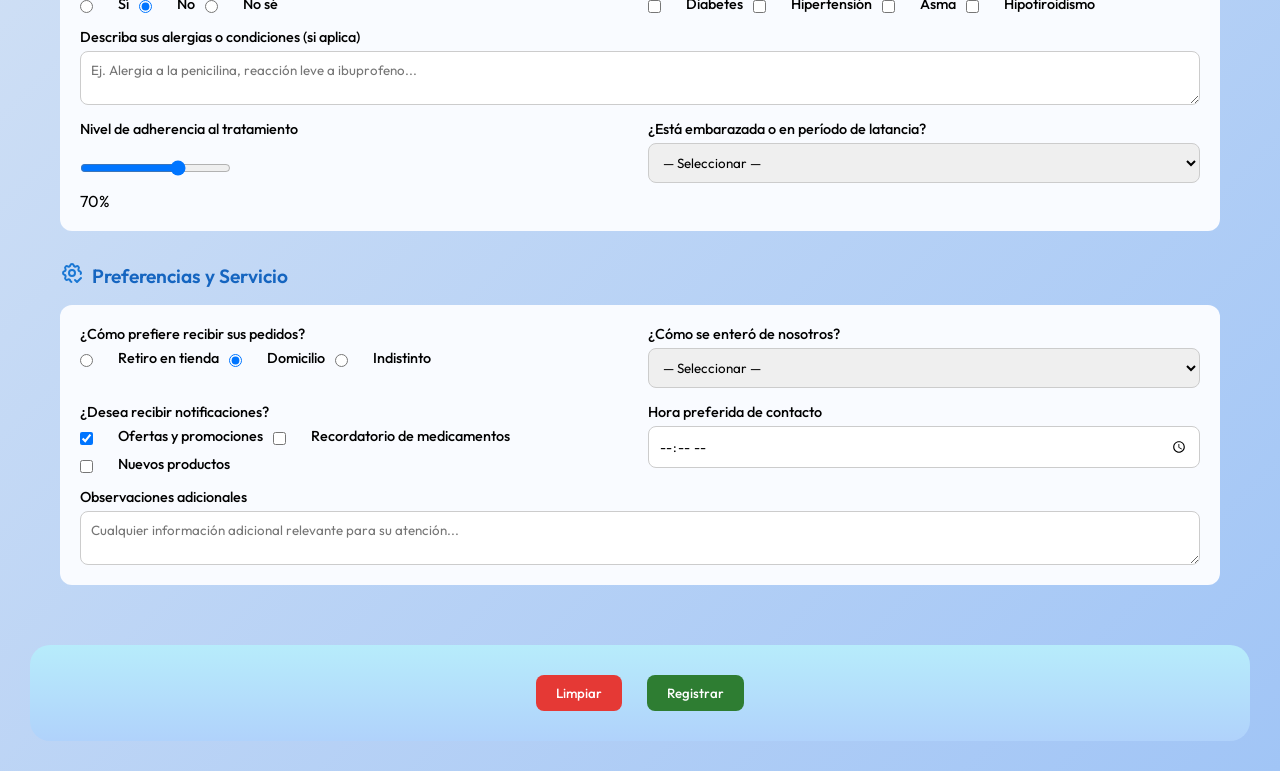
<file: Form/html/index.html>
<!DOCTYPE html>
<html lang="es">
<head>
<meta charset="UTF-8">
<meta name="viewport" content="width=device-width, initial-scale=1.0">
<title>Droguería FarmaVida - Registro de Cliente</title>
<link href="https://fonts.googleapis.com/css2?family=Outfit:wght@300;400;500;600;700&family=Playfair+Display:wght@700&display=swap" rel="stylesheet">
<link rel="stylesheet" href="/Form/css/style.css">
<link rel="icon" type="image/x-icon" href="/img/LogoFarmaVida.png">
</head>
<body>

<form action="POST">
 
  <header>
    <div class="logo-icon">
      <img src="/img/LogoFarmaVida.png" alt="Logo FarmaVida">
    </div>
    <div>
      <h1>Droguería FarmaVida</h1>
      <p>Registro de Cliente</p> 
    </div>
    <div class="badge"><a href="/Pag_Principal_FarmaVida/index.html">Regresar</a></div>
  </header>


   <div class="contenedor"></div>

  <div class="form-body">

    <!-- Datos Personales -->
    <div class="seccion">
      <div class="seccion-titulo"><span><svg xmlns="http://www.w3.org/2000/svg" width="24" height="24" viewBox="0 0 24 24" fill="none" stroke="#1977d4" stroke-width="2" stroke-linecap="round" stroke-linejoin="round" class="icon icon-tabler icons-tabler-outline icon-tabler-user"><path stroke="none" d="M0 0h24v24H0z" fill="none"/><path d="M8 7a4 4 0 1 0 8 0a4 4 0 0 0 -8 0" /><path d="M6 21v-2a4 4 0 0 1 4 -4h4a4 4 0 0 1 4 4v2" /></svg></span> Datos Personales del Cliente</div>
      <div class="seccion-contenido">
        <div class="grid-3">

          <div class="campo">
            <label>Primer Nombre <span class="req">*</span></label>
            <input type="text" placeholder="Ej. María" required>
          </div>

          <div class="campo">
            <label>Segundo Nombre</label>
            <input type="text" placeholder="Ej. Fernanda">
          </div>

          <div class="campo">
            <label>Primer Apellido <span class="req">*</span></label>
            <input type="text" placeholder="Ej. González" required>
          </div>

          <div class="campo">
            <label>Segundo Apellido</label>
            <input type="text" placeholder="Ej. Ruiz">
          </div>

          <div class="campo">
            <label>Tipo de Documento <span class="req">*</span></label>
            <select required>
              <option value="">— Seleccionar —</option>
              <option>Cédula de Ciudadanía</option>
              <option>Tarjeta de Identidad</option>
              <option>Pasaporte</option>
              <option>Cédula Extranjería</option>
            </select>
          </div>

          <div class="campo">
            <label>Número de Documento <span class="req">*</span></label>
            <input type="number" placeholder="Ej. 1023456789" required>
          </div>

          <div class="campo">
            <label>Fecha de Nacimiento <span class="req">*</span></label>
            <input type="date" required>
          </div>

          <div class="campo">
            <label>Género</label>
            <select>
              <option value="">— Seleccionar —</option>
              <option>Masculino</option>
              <option>Femenino</option>
              <option>No binario</option>
              <option>Prefiero no decir</option>
            </select>
          </div>

          <div class="campo">
            <label>Grupo Sanguíneo</label>
            <select>
              <option value="">— Seleccionar —</option>
              <option>A+</option>
              <option>A-</option>
              <option>B+</option>
              <option>B-</option>
              <option>AB+</option>
              <option>AB-</option>
              <option>O+</option>
              <option>O-</option>
            </select>
          </div>

        </div>
      </div>
    </div>

    <!--Info Contacto -->
    <div class="seccion">
      <div class="seccion-titulo"><span><svg xmlns="http://www.w3.org/2000/svg" width="24" height="24" viewBox="0 0 24 24" fill="none" stroke="#1977d4" stroke-width="2" stroke-linecap="round" stroke-linejoin="round" class="icon icon-tabler icons-tabler-outline icon-tabler-phone"><path stroke="none" d="M0 0h24v24H0z" fill="none"/><path d="M5 4h4l2 5l-2.5 1.5a11 11 0 0 0 5 5l1.5 -2.5l5 2v4a2 2 0 0 1 -2 2a16 16 0 0 1 -15 -15a2 2 0 0 1 2 -2" /></svg></span> Información de Contacto</div>
      <div class="seccion-contenido">
        <div class="grid-2">

          <div class="campo">
            <label>Correo Electrónico <span class="req">*</span></label>
            <input type="email" placeholder="ejemplo@correo.com" required>
          </div>

          <div class="campo">
            <label>Teléfono Celular <span class="req">*</span></label>
            <input type="tel" placeholder="300 000 0000" required>
          </div>

          <div class="campo">
            <label>Teléfono Fijo</label>
            <input type="tel" placeholder="(601) 000-0000">
          </div>

          <div class="campo">
            <label>Ciudad <span class="req">*</span></label>
            <select required>
              <option value="">— Seleccionar —</option>
              <option>Bogotá D.C.</option>
              <option>Medellín</option>
              <option>Cali</option>
              <option>Barranquilla</option>
              <option>Cartagena</option>
              <option>Bucaramanga</option>
              <option>Pereira</option>
              <option>Manizales</option>
            </select>
          </div>

          <div class="campo campo-full">
            <label>Dirección de Residencia <span class="req">*</span></label>
            <input type="text" placeholder="Ej. Calle 45 # 12-34, Apto 301" required>
          </div>

          <div class="campo campo-full">
            <label>Barrio / Localidad</label>
            <input type="text" placeholder="Ej. Chapinero">
          </div>

        </div>
      </div>
    </div>

    <!-- EPS y Afiliación -->
    <div class="seccion">
      <div class="seccion-titulo"><span><svg xmlns="http://www.w3.org/2000/svg" width="24" height="24" viewBox="0 0 24 24" fill="none" stroke="#1977d4" stroke-width="2" stroke-linecap="round" stroke-linejoin="round" class="icon icon-tabler icons-tabler-outline icon-tabler-ambulance"><path stroke="none" d="M0 0h24v24H0z" fill="none"/><path d="M5 17a2 2 0 1 0 4 0a2 2 0 1 0 -4 0" /><path d="M15 17a2 2 0 1 0 4 0a2 2 0 1 0 -4 0" /><path d="M5 17h-2v-11a1 1 0 0 1 1 -1h9v12m-4 0h6m4 0h2v-6h-8m0 -5h5l3 5" /><path d="M6 10h4m-2 -2v4" /></svg></span> Afiliación a Salud</div>
      <div class="seccion-contenido">
        <div class="grid-3">

          <div class="campo">
            <label>EPS <span class="req">*</span></label>
            <select required>
              <option value="">— Seleccionar —</option>
              <option>Sura</option>
              <option>Sanitas</option>
              <option>Nueva EPS</option>
              <option>Compensar</option>
              <option>Famisanar</option>
              <option>Coosalud</option>
              <option>Medimás</option>
              <option>Particular / No tiene</option>
            </select>
          </div>

          <div class="campo">
            <label>Número de Afiliado</label>
            <input type="text" placeholder="Ej. EPS-20240012">
          </div>

          <div class="campo">
            <label>Régimen</label>
            <select>
              <option value="">— Seleccionar —</option>
              <option>Contributivo</option>
              <option>Subsidiado</option>
              <option>Especial</option>
              <option>Vinculado</option>
            </select>
          </div>

        </div>

        <div style="margin: 19px 0;">
          <div class="campo">
            <label>¿Posee alguna discapacidad?</label>
            <div class="grupo-checks">
              <div class="check-item"><input type="checkbox" id="d1"><label for="d1">Visual</label></div>
              <div class="check-item"><input type="checkbox" id="d2"><label for="d2">Auditiva</label></div>
              <div class="check-item"><input type="checkbox" id="d3"><label for="d3">Motriz</label></div>
              <div class="check-item"><input type="checkbox" id="d4"><label for="d4">Cognitiva</label></div>
              <div class="check-item"><input type="checkbox" id="d5"><label for="d5">Ninguna</label></div>
            </div>
          </div>
        </div>

      </div>
    </div>

    <!--Table Medicamentos-->
    <div class="seccion">
      <div class="seccion-titulo"><span><svg xmlns="http://www.w3.org/2000/svg" width="24" height="24" viewBox="0 0 24 24" fill="none" stroke="#1977d4" stroke-width="2" stroke-linecap="round" stroke-linejoin="round" class="icon icon-tabler icons-tabler-outline icon-tabler-vaccine"><path stroke="none" d="M0 0h24v24H0z" fill="none"/><path d="M17 3l4 4" /><path d="M19 5l-4.5 4.5" /><path d="M11.5 6.5l6 6" /><path d="M16.5 11.5l-6.5 6.5h-4v-4l6.5 -6.5" /><path d="M7.5 12.5l1.5 1.5" /><path d="M10.5 9.5l1.5 1.5" /><path d="M3 21l3 -3" /></svg>
      </span> Medicamentos de Uso Frecuente</div>
      <div class="seccion-contenido">
        <p style="font-size:0.88rem;color:#777;margin-bottom:12px;">Registre los medicamentos que el cliente consume habitualmente.</p>

        <div class="tabla-wrapper">
          <table id="tablaMeds">

            <thead>
              <tr>
                <th>#</th>
                <th>Nombre del Medicamento</th>
                <th>Presentación</th>
                <th>Dosis / Concentración</th>
                <th>Frecuencia</th>
                <th>¿Requiere fórmula?</th>
              </tr>
            </thead>

            <tbody>

              <tr>
                <td>1</td>
                <td><input type="text" placeholder="Ej. Metformina"></td>
                <td>
                  <select>
                    <option>Tableta</option><option>Cápsula</option>
                    <option>Jarabe</option><option>Inyectable</option>
                    <option>Gotas</option><option>Crema</option>
                  </select>
                </td>
                <td><input type="text" placeholder="Ej. 500mg"></td>
                <td>
                  <select>
                    <option>Diario</option><option>Cada 8h</option>
                    <option>Cada 12h</option><option>Semanal</option>
                    <option>Según necesidad</option>
                  </select>
                </td>
                <td><select><option>Sí</option><option>No</option></select></td>
              </tr>

              <tr>
                <td>2</td>
                <td><input type="text" placeholder="Ej. Losartán"></td>
                <td>
                  <select>
                    <option>Tableta</option><option>Cápsula</option>
                    <option>Jarabe</option><option>Inyectable</option>
                    <option>Gotas</option><option>Crema</option>
                  </select>
                </td>
                <td><input type="text" placeholder="Ej. 50mg"></td>
                <td>
                  <select>
                    <option>Diario</option><option>Cada 8h</option>
                    <option>Cada 12h</option><option>Semanal</option>
                    <option>Según necesidad</option>
                  </select>
                </td>
                <td><select><option>Sí</option><option>No</option></select></td>
              </tr>

              <tr>
                <td>3</td>
                <td><input type="text" placeholder="Ej. Atorvastatina"></td>
                <td>
                  <select>
                    <option>Tableta</option><option>Cápsula</option>
                    <option>Jarabe</option><option>Inyectable</option>
                    <option>Gotas</option><option>Crema</option>
                  </select>
                </td>
                <td><input type="text" placeholder="Ej. 20mg"></td>
                <td>
                  <select>
                    <option>Diario</option><option>Cada 8h</option>
                    <option>Cada 12h</option><option>Semanal</option>
                    <option>Según necesidad</option>
                  </select>
                </td>
                <td><select><option>Sí</option><option>No</option></select></td>
              </tr>

            </tbody>

          </table>

        </div>
        <button type="button" class="btn-agregar">+ Agregar medicamento</button>
      </div>
      
    </div>

    <!--Apartado Alergias-->
    <div class="seccion">
      <div class="seccion-titulo"><span><svg xmlns="http://www.w3.org/2000/svg" width="24" height="24" viewBox="0 0 24 24" fill="#1977d4" class="icon icon-tabler icons-tabler-filled icon-tabler-alert-triangle"><path stroke="none" d="M0 0h24v24H0z" fill="none"/><path d="M12 1.67c.955 0 1.845 .467 2.39 1.247l.105 .16l8.114 13.548a2.914 2.914 0 0 1 -2.307 4.363l-.195 .008h-16.225a2.914 2.914 0 0 1 -2.582 -4.2l.099 -.185l8.11 -13.538a2.914 2.914 0 0 1 2.491 -1.403zm.01 13.33l-.127 .007a1 1 0 0 0 0 1.986l.117 .007l.127 -.007a1 1 0 0 0 0 -1.986l-.117 -.007zm-.01 -7a1 1 0 0 0 -.993 .883l-.007 .117v4l.007 .117a1 1 0 0 0 1.986 0l.007 -.117v-4l-.007 -.117a1 1 0 0 0 -.993 -.883z" /></svg></span> Alergias e Información Médica</div>
      <div class="seccion-contenido">
        <div class="grid-2">

          <div class="campo">
            <label>¿Tiene alergias medicamentosas?</label>
            <div class="grupo-checks" style="margin-top:6px;">
              <div class="check-item"><input type="radio" name="alergia" id="alergiaSi"><label for="alergiaSi">Sí</label></div>
              <div class="check-item"><input type="radio" name="alergia" id="alergiaNo" checked><label for="alergiaNo">No</label></div>
              <div class="check-item"><input type="radio" name="alergia" id="alergiaNoSe"><label for="alergiaNoSe">No sé</label></div>
            </div>
          </div>

          <div class="campo">
            <label>¿Padece alguna enfermedad crónica?</label>
            <div class="grupo-checks" style="margin-top:6px;">
              <div class="check-item"><input type="checkbox" id="ec1"><label for="ec1">Diabetes</label></div>
              <div class="check-item"><input type="checkbox" id="ec2"><label for="ec2">Hipertensión</label></div>
              <div class="check-item"><input type="checkbox" id="ec3"><label for="ec3">Asma</label></div>
              <div class="check-item"><input type="checkbox" id="ec4"><label for="ec4">Hipotiroidismo</label></div>
            </div>
          </div>
          
          <div class="campo campo-full">
            <label>Describa sus alergias o condiciones (si aplica)</label>
            <textarea placeholder="Ej. Alergia a la penicilina, reacción leve a ibuprofeno..."></textarea>
          </div>

          <div class="campo">
            <label>Nivel de adherencia al tratamiento</label>
            <div class="rango-wrapper" style="margin-top:6px;">
              <input type="range" min="0" max="100" value="70" id="rango1">
              <div class="rango-value" id="val1">70%</div>
            </div>
          </div>

          <div class="campo">
            <label>¿Está embarazada o en período de latancia?</label>
            <select>
              <option value="">— Seleccionar —</option>
              <option>No aplica</option>
              <option>Embarazada</option>
              <option>Lactancia</option>
              <option>No</option>
            </select>
          </div>

        </div>
      </div>
    </div>

    <!--Preferencias-->
    <div class="seccion">
      <div class="seccion-titulo"><span><svg xmlns="http://www.w3.org/2000/svg" width="24" height="24" viewBox="0 0 24 24" fill="none" stroke="#1977d4" stroke-width="2" stroke-linecap="round" stroke-linejoin="round" class="icon icon-tabler icons-tabler-outline icon-tabler-settings-check"><path stroke="none" d="M0 0h24v24H0z" fill="none"/><path d="M11.445 20.913a1.665 1.665 0 0 1 -1.12 -1.23a1.724 1.724 0 0 0 -2.573 -1.066c-1.543 .94 -3.31 -.826 -2.37 -2.37a1.724 1.724 0 0 0 -1.065 -2.572c-1.756 -.426 -1.756 -2.924 0 -3.35a1.724 1.724 0 0 0 1.066 -2.573c-.94 -1.543 .826 -3.31 2.37 -2.37c1 .608 2.296 .07 2.572 -1.065c.426 -1.756 2.924 -1.756 3.35 0a1.724 1.724 0 0 0 2.573 1.066c1.543 -.94 3.31 .826 2.37 2.37a1.724 1.724 0 0 0 1.065 2.572c1.31 .318 1.643 1.79 .997 2.694" /><path d="M15 19l2 2l4 -4" /><path d="M9 12a3 3 0 1 0 6 0a3 3 0 0 0 -6 0" /></svg></span> Preferencias y Servicio</div>
      <div class="seccion-contenido">
        <div class="grid-2">

          <div class="campo">
            <label>¿Cómo prefiere recibir sus pedidos?</label>
            <div class="grupo-checks" style="margin-top:6px;">
              <div class="check-item"><input type="radio" name="entrega" id="e1"><label for="e1">Retiro en tienda</label></div>
              <div class="check-item"><input type="radio" name="entrega" id="e2" checked><label for="e2">Domicilio</label></div>
              <div class="check-item"><input type="radio" name="entrega" id="e3"><label for="e3">Indistinto</label></div>
            </div>
          </div>

          <div class="campo">
            <label>¿Cómo se enteró de nosotros?</label>
            <select>
              <option value="">— Seleccionar —</option>
              <option>Redes sociales</option>
              <option>Recomendación de un amigo</option>
              <option>Médico o clínica</option>
              <option>Publicidad en calle</option>
              <option>Google</option>
            </select>
          </div>

          <div class="campo">
            <label>¿Desea recibir notificaciones?</label>
            <div class="grupo-checks" style="margin-top:6px;">
              <div class="check-item"><input type="checkbox" id="n1" checked><label for="n1">Ofertas y promociones</label></div>
              <div class="check-item"><input type="checkbox" id="n2"><label for="n2">Recordatorio de medicamentos</label></div>
              <div class="check-item"><input type="checkbox" id="n3"><label for="n3">Nuevos productos</label></div>
            </div>
          </div>

          <div class="campo">
            <label>Hora preferida de contacto</label>
            <input type="time">
          </div>

          <div class="campo campo-full">
            <label>Observaciones adicionales</label>
            <textarea placeholder="Cualquier información adicional relevante para su atención..."></textarea>
          </div>

        </div>
      </div>
    </div>

  </div><!-- Osea el mas saldo soy yo? -->

  <div class="footer-form">
    <button class="btn-limpiar" type="reset"> Limpiar</button>
    <button class="btn-enviar" type="submit"> Registrar</button>
  </div>

</div>
</form>

</body>
</html>

<!--https://tabler.io/admin-template-->
</file>
<file: Pag_Principal_FarmaVida/css/style.css>
/*No cree una sola hoja de estilo porque son muchas lineas, las dividí por secciones, para que sean mas facil de entender y corregir
si se llega a tener algún error, todas esas hojas estan conectadas en el index.html por medio de la etiqueta Link. 

para no estar envien y envie correcciones, vamos a trabajar con ramas en github.
*/

@import url('https://fonts.googleapis.com/css2?family=Plus+Jakarta+Sans:ital,wght@0,300;0,400;0,500;0,600;0,700;0,800;1,300;1,400&family=Fraunces:ital,wght@0,600;0,700;1,600;1,700&display=swap');


/*Se declaran las variables*/
:root {

  --azul-noche: #0b1d3a;
  --azul-marino: #102b52;
  --azul-medio: #1a4a8a;
  --azul-vivo: #2563eb;
  --azul-cielo: #3b82f6;
  --azul-claro: #60a5fa;
  --azul-glow: rgba(37, 99, 235, 0.22);
  --azul-pale: rgba(37, 99, 235, 0.07);
  --celeste: #e8f1ff;
  --celeste-2: #dbeafe;

  --blanco: #ffffff;
  --crema: #f7f9ff;
  --gris-bg: #f0f4fb;
  --texto: #0b1d3a;
  --texto-2: #2d4a72;
  --gris: #6b8099;

  --panel: #112040;
  --panel-2: #172d56;
  --panel-borde: rgba(255, 255, 255, 0.07);
  --panel-borde2: rgba(96, 165, 250, 0.18);

  --acento: #0bf5ed;
  --acento-pale: rgba(11, 105, 245, 0.12);

  --radius-sm: 8px;
  --radius: 14px;
  --radius-lg: 22px;
  --radius-xl: 32px;
  --radius-2xl: 44px;

  --shadow-xs: 0 2px 8px rgba(11, 29, 58, 0.06);
  --shadow-soft: 0 8px 32px rgba(11, 29, 58, 0.10);
  --shadow-card: 0 20px 60px rgba(11, 29, 58, 0.16);
  --shadow-blue: 0 8px 32px rgba(37, 99, 235, 0.25);
  --shadow-med: 0 20px 56px rgba(11, 29, 58, 0.28);

  --transition: .32s cubic-bezier(.4, 0, .2, 1);
}

* {
  margin: 0;
  padding: 0;
  box-sizing: border-box;
}


/*lo nuevo que aprendí*/
html {

  /* desplazamiento animado y suave en lugar de un salto instantáneo */

  scroll-behavior: smooth;
}

body {
  font-family: 'Plus Jakarta Sans', sans-serif;
  background: var(--crema);
  color: var(--texto);
  overflow-x: hidden;
  line-height: 1.65;
  -webkit-font-smoothing: antialiased;
  min-height: 100vh;
}

img {
  max-width: 100%;
  display: block;
}

a {
  text-decoration: none;
  color: inherit;
}

ul {
  list-style: none;
}

/* NAVBAR */
.navbar-container {
  position: fixed;
  top: 30px;
  left: 50%;
  transform: translateX(-50%);
  z-index: 1000;
  width: calc(100% - 60px);
  max-width: 1000px;
  transition: all 0.4s cubic-bezier(0.25, 0.46, 0.45, 0.94);
}

.navbar {
  background: rgba(11, 29, 58, 0.7);
  backdrop-filter: blur(20px);
  -webkit-backdrop-filter: blur(20px);
  border: 1px solid rgba(96, 165, 250, 0.25);
  border-radius: 50px;
  padding: 12px 25px;
  display: flex;
  align-items: center;
  justify-content: space-between;
  box-shadow: 
    0 20px 40px rgba(0, 0, 0, 0.25),
    inset 0 1px 0 rgba(255, 255, 255, 0.15);
  transition: all 0.4s cubic-bezier(0.25, 0.46, 0.45, 0.94);
  position: relative;
  overflow: hidden;
}

.navbar::before {
  content: '';
  position: absolute;
  top: 0;
  left: -100%;
  width: 100%;
  height: 100%;
  background: linear-gradient(90deg, 
    transparent, 
    rgba(96, 165, 250, 0.08), 
    transparent);
  transition: left 0.8s ease;
}

.navbar:hover::before {
  left: 100%;
}

.navbar:hover {
  transform: translateY(-2px);
  box-shadow: 
    0 25px 50px rgba(0, 0, 0, 0.35),
    inset 0 1px 0 rgba(255, 255, 255, 0.2);
}

/* LOFO */
.navbar-brand {
  display: flex;
  align-items: center;
  gap: 12px;
  text-decoration: none;
  color: white;
  font-weight: 700;
  font-size: 1.4rem;
  z-index: 2;
  position: relative;
}

.logo-icon {
  width: 40px;
  height: 40px;
  background: linear-gradient(135deg, var(--azul-vivo), var(--azul-cielo));
  border-radius: 12px;
  display: flex;
  align-items: center;
  justify-content: center;
  color: white;
  box-shadow: 0 0 18px var(--azul-glow);
  border: 1px solid rgba(255, 255, 255, 0.2);
  transition: all 0.3s ease;
}

.logo-icon svg {
  width: 22px;
  height: 22px;
}

.navbar-brand:hover .logo-icon {
  transform: scale(1.05);
  box-shadow: 0 0 24px rgba(37, 99, 235, 0.4);
}

.brand-text {
  font-family: 'Fraunces', serif;
  background: linear-gradient(135deg, #ffffff, #e0e7ff);
  -webkit-background-clip: text;
  -webkit-text-fill-color: transparent;
  background-clip: text;
  font-size: 1.5rem;
}

/* NAVAGATION LINKS */
.navbar-nav {
  display: flex;
  align-items: center;
  gap: 5px;
  list-style: none;
  z-index: 2;
  position: relative;
}

.nav-item {
  position: relative;
}

.nav-link {
  display: flex;
  align-items: center;
  gap: 6px;
  padding: 10px 16px;
  text-decoration: none;
  color: rgba(255, 255, 255, 0.85);
  font-weight: 500;
  font-size: 0.9rem;
  border-radius: 25px;
  transition: all 0.3s cubic-bezier(0.25, 0.46, 0.45, 0.94);
  position: relative;
  overflow: hidden;
  white-space: nowrap;
}

.nav-link::before {
  content: '';
  position: absolute;
  top: 0;
  left: 0;
  width: 100%;
  height: 100%;
  background: linear-gradient(135deg, rgba(37, 99, 235, 0.25), rgba(59, 130, 246, 0.1));
  border-radius: 25px;
  opacity: 0;
  transition: opacity 0.3s ease;
}

.nav-link:hover::before {
  opacity: 1;
}

.nav-link:hover {
  color: white;
  transform: translateY(-2px);
  box-shadow: 0 8px 20px rgba(0, 0, 0, 0.25);
}

.nav-link.active {
  background: linear-gradient(135deg, rgba(37, 99, 235, 0.35), rgba(59, 130, 246, 0.15));
  color: white;
  box-shadow: 
    inset 0 1px 0 rgba(255, 255, 255, 0.3),
    0 4px 12px rgba(0, 0, 0, 0.2);
}

.nav-link svg {
  width: 18px;
  height: 18px;
}

.nav-link:hover svg {
  transform: scale(1.1);
  transition: transform 0.3s ease;
}

/* CTA BUTTON (Registro) */
.cta-button {
  background: linear-gradient(135deg, var(--azul-vivo), var(--azul-cielo));
  color: white !important;
  text-decoration: none;
  padding: 10px 22px;
  border-radius: 25px;
  font-weight: 600;
  font-size: 0.9rem;
  box-shadow: var(--shadow-blue);
  transition: all 0.3s ease;
  white-space: nowrap;
  margin-left: 5px;
}

.cta-button:hover {
  transform: translateY(-2px);
  box-shadow: 0 12px 32px rgba(37, 99, 235, 0.4);
}

/* MOBILE TOGGLE */
.mobile-toggle {
  display: none;
  background: none;
  border: none;
  color: white;
  font-size: 1.5rem;
  cursor: pointer;
  padding: 8px;
  border-radius: 50%;
  transition: all 0.3s ease;
  z-index: 1001;
  position: relative;
  flex-shrink: 0;
}

.mobile-toggle:hover {
  background: rgba(255, 255, 255, 0.1);
  transform: scale(1.1);
}

.hamburger {
  display: flex;
  flex-direction: column;
  gap: 4px;
  width: 24px;
  height: 18px;
  justify-content: center;
}

.hamburger span {
  width: 24px;
  height: 2px;
  background: white;
  border-radius: 2px;
  transition: all 0.3s ease;
  display: block;
}

.mobile-toggle.active .hamburger span:nth-child(1) {
  transform: rotate(45deg) translate(6px, 6px);
}

.mobile-toggle.active .hamburger span:nth-child(2) {
  opacity: 0;
  transform: translateX(-20px);
}

.mobile-toggle.active .hamburger span:nth-child(3) {
  transform: rotate(-45deg) translate(6px, -6px);
}

/* MOBILE MENU OVERLAY */
.mobile-menu-overlay {
  position: fixed;
  top: 0;
  left: 0;
  width: 100%;
  height: 100vh;
  background: rgba(11, 29, 58, 0.9);
  backdrop-filter: blur(10px);
  -webkit-backdrop-filter: blur(10px);
  z-index: 1500;
  opacity: 0;
  visibility: hidden;
  transition: all 0.3s ease;
}

.mobile-menu-overlay.active {
  opacity: 1;
  visibility: visible;
}

/* MOBILE MENU CONTAINER */
.mobile-menu {
  position: fixed;
  top: 0;
  left: 0;
  width: 100%;
  height: 100vh;
  background: linear-gradient(135deg, var(--azul-noche), var(--azul-marino), var(--azul-medio));
  z-index: 1600;
  transform: translateY(-100%);
  transition: transform 0.4s cubic-bezier(0.25, 0.46, 0.45, 0.94);
  overflow-y: auto;
}

.mobile-menu.active {
  transform: translateY(0);
}

.mobile-menu-header {
  display: flex;
  justify-content: space-between;
  align-items: center;
  padding: 30px 30px 20px;
  border-bottom: 1px solid rgba(96, 165, 250, 0.2);
}

.mobile-menu-brand {
  display: flex;
  align-items: center;
  gap: 12px;
  text-decoration: none;
  color: white;
  font-weight: 700;
  font-size: 1.4rem;
}

.mobile-menu-close {
  background: none;
  border: none;
  color: white;
  font-size: 2rem;
  cursor: pointer;
  padding: 8px;
  border-radius: 50%;
  transition: all 0.3s ease;
  display: flex;
  align-items: center;
  justify-content: center;
  width: 48px;
  height: 48px;
}

.mobile-menu-close:hover {
  background: rgba(255, 255, 255, 0.1);
  transform: scale(1.1);
}

.mobile-menu-nav {
  padding: 40px 30px;
  list-style: none;
}

.mobile-menu-item {
  margin-bottom: 8px;
}

.mobile-menu-link {
  display: flex;
  align-items: center;
  gap: 16px;
  padding: 20px 24px;
  text-decoration: none;
  color: rgba(255, 255, 255, 0.9);
  font-weight: 500;
  font-size: 1.1rem;
  border-radius: 20px;
  transition: all 0.3s ease;
  background: rgba(37, 99, 235, 0.1);
  border: 1px solid rgba(96, 165, 250, 0.15);
  margin-bottom: 12px;
}

.mobile-menu-link:hover,
.mobile-menu-link.active {
  background: rgba(37, 99, 235, 0.25);
  color: white;
  transform: translateX(8px);
  border-color: rgba(96, 165, 250, 0.35);
}

.mobile-menu-icon {
  width: 24px;
  height: 24px;
  fill: currentColor;
}

.mobile-cta {
  margin: 30px 30px 40px;
}

.mobile-cta-button {
  display: block;
  width: 100%;
  background: linear-gradient(135deg, var(--azul-vivo), var(--azul-cielo));
  color: white;
  text-decoration: none;
  padding: 20px;
  border-radius: 20px;
  font-weight: 600;
  font-size: 1.1rem;
  text-align: center;
  box-shadow: var(--shadow-blue);
  transition: all 0.3s ease;
}

.mobile-cta-button:hover {
  transform: translateY(-2px);
  box-shadow: 0 15px 40px rgba(37, 99, 235, 0.5);
}

/*NAVBAR RESPONSIVE*/
@media (max-width: 992px) {
  .navbar-container {
    top: 20px;
    width: calc(100% - 30px);
  }

  .navbar {
    padding: 12px 20px;
  }

  .mobile-toggle {
    display: flex !important;
    align-items: center;
    justify-content: center;
  }

  .navbar-nav {
    display: none;
  }

  .brand-text {
    font-size: 1.2rem;
  }
}

@media (max-width: 768px) {
  .navbar-container {
    width: calc(100% - 30px);
  }
}

@media (max-width: 480px) {
  .navbar-container {
    width: calc(100% - 20px);
    top: 15px;
  }

  .navbar {
    padding: 10px 15px;
  }

  .navbar-brand {
    gap: 8px;
  }

  .logo-icon {
    width: 35px;
    height: 35px;
  }

  .brand-text {
    font-size: 1.1rem;
  }
}

/* TRUST BAR */
.trust-bar {
  background: var(--panel);
  border-top: 1px solid rgba(96, 165, 250, 0.15);
  border-bottom: 1px solid rgba(96, 165, 250, 0.15);
  padding: 22px 60px;
  display: flex;
  justify-content: center;
  gap: 52px;
  flex-wrap: wrap;
}

.trust-item {
  color: rgba(255, 255, 255, 0.5);
  font-size: .8rem;
  font-weight: 400;
  display: flex;
  align-items: center;
  gap: 10px;
  letter-spacing: .3px;
}

.trust-item .ti {
  width: 8px;
  height: 8px;
  border-radius: 50%;
  background: var(--azul-claro);
  display: inline-block;
  box-shadow: 0 0 8px var(--azul-glow);
}

/* SECTION HELPERS */
.section {
  padding: 110px 60px;
}

.section-label {
  display: inline-block;
  font-size: .68rem;
  font-weight: 700;
  text-transform: uppercase;
  letter-spacing: 3px;
  color: var(--azul-vivo);
  border: 1px solid rgba(37, 99, 235, 0.22);
  background: rgba(37, 99, 235, 0.06);
  padding: 6px 16px;
  border-radius: 999px;
  margin-bottom: 18px;
}

.section-title {
  font-family: 'Fraunces', serif;
  font-size: clamp(2.2rem, 4vw, 3.4rem);
  font-weight: 700;
  letter-spacing: -1px;
  line-height: 1.1;
  color: var(--texto);
  margin-bottom: 16px;
}

.section-sub {
  font-size: .97rem;
  color: var(--texto-2);
  max-width: 520px;
  margin-bottom: 52px;
  font-weight: 300;
  line-height: 1.82;
}

/* FLOATING ELEMENTS */
.floating-elements {
  position: fixed;
  top: 0;
  left: 0;
  width: 100%;
  height: 100%;
  pointer-events: none;
  z-index: -1;
}

.floating-circle {
  position: absolute;
  border-radius: 50%;
  background: linear-gradient(135deg, rgba(37, 99, 235, 0.08), rgba(96, 165, 250, 0.04));
  animation: float 6s ease-in-out infinite;
}

.floating-circle:nth-child(1) {
  width: 80px;
  height: 80px;
  top: 20%;
  left: 10%;
  animation-delay: 0s;
}

.floating-circle:nth-child(2) {
  width: 120px;
  height: 120px;
  top: 60%;
  right: 15%;
  animation-delay: 2s;
}

.floating-circle:nth-child(3) {
  width: 60px;
  height: 60px;
  bottom: 20%;
  left: 20%;
  animation-delay: 4s;
}

@keyframes float {
  0%, 100% { transform: translateY(0px) rotate(0deg); }
  50% { transform: translateY(-20px) rotate(180deg); }
}

.demo-container {
  padding: 0;
  min-height: 100vh;
}
</file>
<file: Pag_Principal_FarmaVida/css/footer.css>
/*  FOOTER  */
 
.site-footer,
.footer {
  background: var(--azul-noche);
  color: var(--blanco);
  padding: 0 60px 32px;
  position: relative;
  overflow: hidden;
  border-top: 1px solid var(--panel-borde2);
}

.footer-glow {
  position: absolute;
  border-radius: 50%;
  filter: blur(100px);
  pointer-events: none;
}

.footer-glow-1 {
  width: 400px;
  height: 400px;
  background: rgba(37, 99, 235, 0.07);
  top: -100px;
  left: -100px;
}

.footer-glow-2 {
  width: 300px;
  height: 300px;
  background: rgba(96, 165, 250, 0.05);
  bottom: -80px;
  right: -60px;
}

.footer-cta {
  background: linear-gradient(135deg, var(--azul-vivo) 0%, var(--azul-cielo) 100%);
  border-radius: var(--radius-2xl);
  padding: 50px 64px;
  display: flex;
  justify-content: space-between;
  align-items: center;
  gap: 44px;
  margin-bottom: 35px;
  /* position: relative; */
  /* z-index: 1; */
  /* transform: translateY(-50%); */
  box-shadow: 0 32px 72px rgba(37, 99, 235, 0.32);
  overflow: hidden;
  border: 1px solid rgba(255, 255, 255, 0.1);
  margin-top: 20px;
}   

.footer-cta::after {
  content: '';
  position: absolute;
  bottom: -40%;
  left: -5%;
  width: 40%;
  height: 90%;
  background: radial-gradient(circle, rgba(56, 130, 246, 0.15) 0%, transparent 70%);
  filter: blur(50px);
  z-index: 0;
}

.footer-kicker {
  display: inline-block;
  font-size: .65rem;
  font-weight: 700;
  text-transform: uppercase;
  letter-spacing: 2px;
  color: rgba(255, 255, 255, 0.7);
  margin-bottom: 8px;
}

.footer-cta h2 {
  font-family: 'Fraunces', serif;
  font-size: clamp(1.3rem, 2.2vw, 1.9rem);
  font-weight: 700;
  color: var(--blanco);
  letter-spacing: -.3px;
  margin-bottom: 8px;
  line-height: 1.2;
}

.footer-cta p {
  color: rgba(255, 255, 255, 0.75);
  font-size: .9rem;
  max-width: 460px;
  line-height: 1.75;
  font-weight: 300;
}

.footer-cta-btn {
  background: var(--blanco);
  color: var(--azul-vivo);
  padding: 14px 32px;
  border-radius: 999px;
  font-weight: 700;
  font-size: .9rem;
  white-space: nowrap;
  transition: transform var(--transition), box-shadow var(--transition);
  flex-shrink: 0;
  position: relative;
  z-index: 1;
}

.footer-cta-btn:hover {
  transform: translateY(-2px);
  box-shadow: 0 12px 32px rgba(0, 0, 0, 0.22);
}

.footer-top {
  display: grid;
  grid-template-columns: 1.5fr 1fr 1fr 1fr;
  gap: 48px;
  padding-bottom: 48px;
  border-bottom: 1px solid var(--panel-borde2);
  position: relative;
  z-index: 1;
}

.footer-top::after {
  content: '';
  position: absolute;
  bottom: 0;
  left: 0;
  width: 100%;
  height: 1px;
  background: linear-gradient(90deg, transparent, rgba(67, 104, 199, 0.99), transparent);
}

.footer-brand {
  max-width: 290px;
}

.footer-logo {
  font-family: 'Fraunces', serif;
  font-size: 1.6rem;
  font-weight: 700;
  color: var(--blanco);
  display: inline-block;
  margin-bottom: 14px;
}

.footer-logo span {
  color: var(--azul-claro);
}

.footer-brand p {
  font-size: .84rem;
  color: rgba(255, 255, 255, 0.42);
  line-height: 1.8;
  margin-bottom: 18px;
  font-weight: 300;
}

.footer-trust {
  display: flex;
  flex-wrap: wrap;
  gap: 8px;
}

.footer-trust span {
  font-size: .68rem;
  font-weight: 600;
  color: var(--azul-claro);
  background: rgba(96, 165, 250, 0.08);
  border: 1px solid rgba(96, 165, 250, 0.18);
  padding: 5px 13px;
  border-radius: 999px;
}

.footer-col h4 {
  font-size: .75rem;
  font-weight: 700;
  color: rgba(255, 255, 255, 0.85);
  margin-bottom: 18px;
  letter-spacing: 1.5px;
  text-transform: uppercase;
}

.footer-col ul {
  display: flex;
  flex-direction: column;
  gap: 10px;
}

.footer-col ul li {
  position: relative;
}

.footer-col ul li a {
  display: inline-flex;
  align-items: center;
  gap: 6px;
  font-size: .83rem;
  color: rgba(255, 255, 255, 0.38);
  transition: color .3s ease, gap .3s ease;
  font-weight: 300;
}

.footer-col ul li a:hover {
  color: var(--azul-claro);
  gap: 10px;
}

.footer-contact ul li a {
  color: rgba(255, 255, 255, 0.5);
}

.footer-bottom {
  display: flex;
  justify-content: space-between;
  align-items: center;
  padding-top: 28px;
  position: relative;
  z-index: 1;
}

.footer-bottom::before {
  content: '';
  position: absolute;
  top: 0;
  left: 0;
  width: 100%;
  height: 1px;
  background: linear-gradient(90deg, transparent, rgba(18, 107, 224, 0.2), transparent);
}

.footer-bottom span {
  font-size: .75rem;
  color: rgba(255, 255, 255, 0.22);
}

.social-links {
  display: flex;
  gap: 10px;
}

.social-btn {
  width: 40px;
  height: 40px;
  border-radius: 50%;
  background: var(--panel);
  border: 1px solid var(--panel-borde2);
  display: flex;
  align-items: center;
  justify-content: center;
  color: rgba(255, 255, 255, 0.45);
  transition: all var(--transition);
}

/*Faltan clases por css*/
</file>
<file: Pag_Principal_FarmaVida/css/producto.css>
/* PRODUCTOS */
.productos {
  background: var(--azul-noche);
  position: relative;
  overflow: hidden;
  padding-bottom: 100px;
}

.productos .section-label {
  color: var(--azul-claro);
  border-color: rgba(96, 165, 250, 0.25);
  background: rgba(96, 165, 250, 0.07);
}

.productos .section-title {
  color: var(--blanco);
}

.productos .section-sub {
  color: rgba(255, 255, 255, 0.45);
  font-weight: 300;
}

.productos-grid {
  display: grid;
  grid-template-columns: repeat(4, 1fr);
  gap: 18px;
  position: relative;
  z-index: 1;
}

.producto-card {
  background: var(--panel);
  border-radius: var(--radius-lg);
  overflow: hidden;
  border: 1px solid var(--panel-borde);
  transition: all var(--transition);
}

.producto-card:hover {
  transform: translateY(-9px);
  border-color: rgba(96, 165, 250, 0.22);
  box-shadow: 0 28px 64px rgba(0, 0, 0, 0.45), 0 0 0 1px rgba(96, 165, 250, 0.12);
}

.producto-card.destacado {
  border-color: rgba(96, 165, 250, 0.3);
}

.producto-card.destacado .producto-img {
  background: linear-gradient(135deg, #0f1e40, #0a1530);
}

.producto-img {
  height: 200px;
  background: var(--azul-marino);
  display: flex;
  align-items: center;
  justify-content: center;
  position: relative;
  overflow: hidden;
}
.producto-img img{
  width: 100%;
  height: 100%;
  object-fit: cover;
  display: block;
  transition: transform .5s ease;
}

.producto-card:hover .producto-img img{
  transform: scale(1.08);
}

.producto-img::before {
  content: '';
  position: absolute;
  inset: 0;
  background: radial-gradient(circle at 50% 50%, rgba(37, 99, 235, 0.12) 0%, transparent 65%);
  opacity: 0;
  transition: opacity .4s ease;
  pointer-events: none;
}

.producto-card:hover .producto-img::before {
  opacity: 1;
}

.producto-icon {
  font-size: 3rem;
  transition: transform .4s cubic-bezier(.175, .885, .32, 1.275);
}

.producto-card:hover .producto-icon {
  transform: scale(1.12) rotate(-4deg);
}

.prod-badge {
  position: absolute;
  top: 12px;
  right: 12px;
  background: linear-gradient(135deg, var(--azul-vivo), var(--azul-cielo));
  color: var(--blanco);
  padding: 5px 12px;
  border-radius: 999px;
  font-size: .62rem;
  font-weight: 700;
  letter-spacing: .5px;
  text-transform: uppercase;
}

.producto-card.destacado .prod-badge {
  background: linear-gradient(135deg, var(--azul-vivo), var(--azul-claro));
  color: var(--blanco);
}

.producto-info {
  padding: 18px;
}

.producto-top {
  display: flex;
  justify-content: space-between;
  align-items: center;
  margin-bottom: 9px;
}

.prod-categoria {
  font-size: .64rem;
  font-weight: 700;
  text-transform: uppercase;
  letter-spacing: 1.5px;
  color: var(--azul-claro);
}

.prod-rating {
  display: flex;
  align-items: center;
  gap: 4px;
  font-size: .74rem;
  font-weight: 700;
  color: var(--acento);
}

.producto-info h4 {
  font-family: 'Fraunces', serif;
  font-size: 1.08rem;
  font-weight: 600;
  color: var(--blanco);
  margin-bottom: 7px;
  line-height: 1.3;
}

.producto-info p {
  font-size: .8rem;
  color: rgba(255, 255, 255, 0.38);
  line-height: 1.6;
  margin-bottom: 16px;
  font-weight: 300;
}

.producto-footer {
  display: flex;
  justify-content: space-between;
  align-items: center;
  padding-top: 14px;
  border-top: 1px solid var(--panel-borde);
}

.precio-label {
  display: block;
  font-size: .62rem;
  color: rgba(255, 255, 255, 0.3);
  font-weight: 500;
  text-transform: uppercase;
  letter-spacing: 1px;
}

.precio {
  font-family: 'Fraunces', serif;
  font-size: 1.2rem;
  font-weight: 700;
  color: var(--azul-claro);
}
</file>
<file: Pag_Principal_FarmaVida/css/servicios.css>
/* SERVICOS */
#servicios.section {
  background: radial-gradient(ellipse 60% 50% at 90% 10%, rgba(37, 99, 235, 0.05) 0%, transparent 55%), var(--crema);
}

.servicios-grid {
  display: grid;
  grid-template-columns: repeat(3, 1fr);
  gap: 24px;
}

.servicio-card {
  background: var(--blanco);
  border-radius: var(--radius-xl);
  border: 1px solid rgba(11, 29, 58, 0.07);
  box-shadow: var(--shadow-xs);
  transition: all var(--transition);
  position: relative;
  overflow: hidden;
  display: flex;
  flex-direction: column;
}

.servicio-card:hover {
  transform: translateY(-10px);
  box-shadow: var(--shadow-card);
}

.servicio-card::after {
  content: '';
  position: absolute;
  top: 0;
  left: 0;
  width: 100%;
  height: 3px;
  background: linear-gradient(90deg, var(--azul-vivo), var(--azul-cielo));
  transform: scaleX(0);
  transform-origin: left;
  transition: transform .45s cubic-bezier(.4, 0, .2, 1);
  z-index: 2;
}

.servicio-card:hover::after {
  transform: scaleX(1);
}

.servicio-img {
  height: 450px;
  overflow: hidden;
  position: relative;
}

.servicio-img::before {
  content: '';
  position: absolute;
  inset: 0;
  background: linear-gradient(160deg, rgba(37, 99, 235, 0.2) 0%, transparent 50%);
  opacity: 0;
  transition: opacity .5s ease;
  z-index: 1;
  pointer-events: none;
}

.servicio-card:hover .servicio-img::before {
  opacity: 1;
}

.servicio-img img {
  width: 100%;
  height: 100%;
  object-fit: cover;
  transition: transform .7s cubic-bezier(.4, 0, .2, 1);
  filter: saturate(.85) brightness(.96);
}

.servicio-card:hover .servicio-img img {
  transform: scale(1.07);
  filter: saturate(1.05);
}

.serv-icon {
  width: 50px;
  height: 50px;
  background: linear-gradient(135deg, var(--azul-vivo), var(--azul-cielo));
  border-radius: 15px;
  display: flex;
  align-items: center;
  justify-content: center;
  margin: 22px 26px 0;
  position: relative;
  z-index: 1;
  box-shadow: var(--shadow-blue);
  transition: transform var(--transition), box-shadow var(--transition);
}

.serv-icon svg {
  width: 22px;
  height: 22px;
  stroke: var(--blanco) !important;
  fill: var(--blanco) !important;
}

.servicio-card:hover .serv-icon {
  transform: rotate(-6deg) scale(1.1);
  box-shadow: 0 10px 28px rgba(37, 99, 235, .45);
}

.servicio-card h3 {
  font-family: 'Fraunces', serif;
  font-size: 1.25rem;
  font-weight: 600;
  color: var(--texto);
  margin: 14px 26px 8px;
  position: relative;
  z-index: 1;
  letter-spacing: -.2px;
}

.servicio-card p {
  font-size: .85rem;
  color: var(--texto-2);
  line-height: 1.7;
  margin: 0 26px 22px;
  position: relative;
  z-index: 1;
  flex: 1;
  font-weight: 300;
}

.serv-btn {
  display: inline-flex;
  align-items: center;
  gap: 7px;
  font-size: .8rem;
  font-weight: 600;
  color: var(--azul-vivo);
  background: rgba(37, 99, 235, 0.07);
  border: 1px solid rgba(37, 99, 235, 0.2);
  padding: 9px 18px;
  border-radius: 999px;
  transition: all var(--transition);
  position: relative;
  z-index: 1;
  margin: 0 26px 26px;
  align-self: flex-start;
  letter-spacing: .2px;
}

.serv-btn:hover {
  background: var(--azul-vivo);
  color: var(--blanco);
  border-color: transparent;
  transform: translateX(4px);
}
</file>
<file: Pag_Principal_FarmaVida/css/btn_agregar.css>
/* BOTÓN AGREGAR (PRODUCTOS) */
.btn-add {
  min-width: 100px;
  width: auto;
  height: 40px;
  border-radius: 25px;
  background: linear-gradient(135deg, var(--azul-vivo), var(--azul-cielo));
  color: var(--blanco);
  border: none;
  cursor: pointer;
  font-size: 0.82rem;
  font-weight: 600;
  font-family: 'Plus Jakarta Sans', sans-serif;
  box-shadow: 
    0 6px 20px rgba(37, 99, 235, 0.35),
    inset 0 1px 0 rgba(255, 255, 255, 0.2);
  transition: all 0.3s cubic-bezier(0.25, 0.46, 0.45, 0.94);
  display: inline-flex;
  align-items: center;
  justify-content: center;
  gap: 6px;
  position: relative;
  ovverflow: hidden;
  padding: 0 20px;
  letter-spacing: 0.3px;
  white-space: nowrap;
  outline: none;
}

.btn-add::before {
  content: '';
  position: absolute;
  top: 2px;
  left: 2px;
  right: 2px;
  height: 40%;
  background: linear-gradient(180deg, 
    rgba(255, 255, 255, 0.3) 0%, 
    rgba(255, 255, 255, 0.05) 100%);
  border-radius: 25px 25px 0 0;
  pointer-events: none;
  transition: opacity 0.3s ease;
}

.btn-add::after {
  content: '';
  position: absolute;
  top: 50%;
  left: 50%;
  width: 0;
  height: 0;
  background: rgba(255, 255, 255, 0.3);
  border-radius: 50%;
  transform: translate(-50%, -50%);
  transition: width 0.6s ease, height 0.6s ease, opacity 0.6s ease;
  pointer-events: none;
}

.btn-add:hover {
  transform: translateY(-3px);
  box-shadow: 
    0 12px 32px rgba(37, 99, 235, 0.5),
    inset 0 1px 0 rgba(255, 255, 255, 0.3);
  background: linear-gradient(135deg, var(--azul-cielo), var(--azul-vivo));
}

.btn-add:hover::before {
  opacity: 0.6;
}

.btn-add:active {
  transform: translateY(-1px) scale(0.97);
  box-shadow: 
    0 4px 12px rgba(37, 99, 235, 0.3),
    inset 0 1px 0 rgba(255, 255, 255, 0.1);
}

.btn-add:active::after {
  width: 200%;
  height: 200%;
  opacity: 0;
}

.btn-add:focus-visible {
  outline: 3px solid var(--azul-claro);
  outline-offset: 3px;
  box-shadow: 
    0 0 0 4px rgba(37, 99, 235, 0.2),
    0 12px 32px rgba(37, 99, 235, 0.5);
}

.producto-card.destacado .btn-add {
  animation: btn-pulse 2s ease-in-out infinite;
}

.producto-card.destacado .btn-add:hover {
  animation: none;
}

@keyframes btn-pulse {
  0%, 100% {
    box-shadow: 
      0 6px 20px rgba(37, 99, 235, 0.35),
      inset 0 1px 0 rgba(255, 255, 255, 0.2),
      0 0 0 0 rgba(37, 99, 235, 0.4);
  }
  50% {
    box-shadow: 
      0 6px 20px rgba(37, 99, 235, 0.35),
      inset 0 1px 0 rgba(255, 255, 255, 0.2),
      0 0 0 12px rgba(37, 99, 235, 0);
  }
}
</file>
<file: Pag_Principal_FarmaVida/css/info_section.css>
/* INFO SECTION (Horarios y Contacto) */
.info-section {
  padding: 0 60px 110px;
  background: var(--crema);
}

.info-heading {
  margin-bottom: 56px;
  text-align: center;
}

.info-heading .section-sub {
  margin-left: auto;
  margin-right: auto;
  max-width: 600px;
}

.info-pill {
  display: inline-block;
  font-size: .65rem;
  font-weight: 700;
  text-transform: uppercase;
  letter-spacing: 2px;
  color: var(--blanco);
  background: linear-gradient(135deg, var(--azul-vivo), var(--azul-cielo));
  padding: 5px 14px;
  border-radius: 999px;
  margin-bottom: 14px;
}

.info-pill.abierto {
  background: linear-gradient(135deg, #dbeafe, #bfdbfe);
  color: #1e3a8a;
}

/* GRID 2×2 SIMÉTRICO */
.info-grid {
  display: grid;
  grid-template-columns: repeat(2, minmax(0, 1fr));
  gap: 32px;
  align-items: stretch;
}

/* Hacemos que el wrappper .info-stack sea tansparente al grid */
.info-stack {
  display: grid;
  grid-template-columns: 1fr;
  gap: 32px;
  align-items: stretch;
}

/* Base común de las tarjetas */
.horario-panel,
.contacto-card,
.formulario-card,
.mapa-panel {
  width: 100%;
  height: 100%;
  border-radius: var(--radius-xl);
  padding: 28px 32px;
  position: relative;
  overflow: hidden;
  box-sizing: border-box;
}

/* HORARIO PANEL */
.horario-panel {
  background: var(--azul-noche);
  border: 1px solid var(--panel-borde2);
  box-shadow: var(--shadow-med);
  display: flex;
  flex-direction: column;
}

.horario-panel .info-pill.abierto {
  background: rgba(37, 99, 235, 0.15);
  color: var(--azul-claro);
  margin-bottom: 16px;
}

.horario-panel h3 {
  font-family: 'Fraunces', serif;
  font-size: 1.2rem;
  font-weight: 600;
  color: var(--blanco);
  margin-bottom: 18px;
  display: flex;
  align-items: center;
  gap: 10px;
}

.horario-lista {
  display: flex;
  flex-direction: column;
  gap: 8px;
  list-style: none;
  padding: 0;
  margin: 0;
}

.horario-item {
  display: flex;
  justify-content: space-between;
  align-items: center;
  padding: 6px 10px;
  border-radius: 10px;
  background: var(--panel);
  border: 1px solid transparent;
  transition: all var(--transition);
  margin-bottom: 0;
}

.horario-item:hover {
  background: var(--panel-2);
  border-color: var(--panel-borde);
}

.horario-item.destacado {
  background: rgba(37, 99, 235, 0.1);
  border: 1px solid rgba(37, 99, 235, 0.2);
}

.horario-item.urgencias {
  background: rgba(220, 60, 60, 0.08);
  border: 1px solid rgba(220, 60, 60, 0.2);
}

.dia {
  font-weight: 500;
  font-size: 0.8rem;
  color: rgba(255, 255, 255, 0.85);
}

.hora {
  font-family: 'Fraunces', serif;
  font-size: 0.88rem;
  font-weight: 700;
  color: var(--azul-claro);
}

.horario-item.urgencias .dia {
  color: #fecaca;
}

.horario-item.urgencias .hora {
  color: #f87171;
  font-family: 'Plus Jakarta Sans', sans-serif;
  font-size: 0.8rem;
}

.horario-note {
  font-size: 0.75rem;
  color: rgba(255, 255, 255, 0.5);
  margin-top: 14px;
  padding-left: 4px;
  display: flex;
  align-items: center;
  gap: 6px;
  line-height: 1.4;
}

/* CONTACTO CARD */
.contacto-card {
  background: var(--azul-noche);
  border: 1px solid var(--panel-borde2);
  box-shadow: var(--shadow-med);
  display: flex;
  flex-direction: column;
}

.contacto-card .info-pill {
  background: rgba(96, 165, 250, 0.12);
  color: var(--azul-claro);
  margin-bottom: 16px;
}

.contacto-card h3 {
  font-family: 'Fraunces', serif;
  font-size: 1.2rem;
  font-weight: 600;
  color: var(--blanco);
  margin-bottom: 20px;
}

.contacto-item {
  display: flex;
  align-items: flex-start;
  gap: 12px;
  padding: 10px 0;
  border-bottom: 1px solid var(--panel-borde);
  transition: all var(--transition);
}

.contacto-item:last-child {
  border-bottom: none;
}

.contacto-item:hover {
  padding-left: 5px;
}

.ci-icon {
  width: 36px;
  height: 36px;
  min-width: 36px;
  background: rgba(37, 99, 235, 0.12);
  border: 1px solid rgba(96, 165, 250, 0.22);
  border-radius: 10px;
  display: flex;
  align-items: center;
  justify-content: center;
  transition: transform var(--transition), box-shadow var(--transition);
}

.contacto-item:hover .ci-icon {
  transform: scale(1.1);
  box-shadow: var(--shadow-blue);
}

.ci-icon svg {
  width: 16px;
  height: 16px;
  stroke: var(--azul-claro) !important;
  stroke-width: 2;
}

.ci-text strong {
  display: block;
  font-size: 0.6rem;
  font-weight: 700;
  text-transform: uppercase;
  letter-spacing: 1.2px;
  color: rgba(255, 255, 255, 0.45);
  margin-bottom: 3px;
}

.ci-text,
.ci-text a {
  font-size: 0.8rem;
  color: rgba(255, 255, 255, 0.85);
  font-weight: 400;
  line-height: 1.4;
}

.ci-text a:hover {
  color: var(--azul-claro);
}

.contacto-btn {
  display: block;
  width: 100%;
  text-align: center;
  background: linear-gradient(135deg, var(--azul-vivo), var(--azul-cielo));
  color: var(--blanco);
  padding: 12px 24px;
  border-radius: 999px;
  font-weight: 700;
  font-size: 0.85rem;
  margin-top: 16px;
  transition: transform var(--transition), box-shadow var(--transition);
  border: none;
  cursor: pointer;
  text-decoration: none;
}

.contacto-btn:hover {
  transform: translateY(-2px);
  box-shadow: var(--shadow-blue);
}

/* FORMULARIO CARD */
.formulario-card {
  background: var(--blanco);
  border: 1px solid rgba(11, 29, 58, 0.08);
  box-shadow: var(--shadow-soft);
  display: flex;
  flex-direction: column;
}

.formulario-card .info-pill {
  margin-bottom: 16px;
}

.formulario-card h3 {
  font-family: 'Fraunces', serif;
  font-size: 1.2rem;
  font-weight: 600;
  color: var(--texto);
  margin-bottom: 20px;
}

.contact-form {
  display: flex;
  flex-direction: column;
  gap: 14px;
}

.form-row {
  display: flex;
  flex-direction: column;
  gap: 5px;
}

.form-row label {
  font-size: 0.68rem;
  font-weight: 700;
  color: var(--texto);
  text-transform: uppercase;
  letter-spacing: 0.08em;
}

.form-row input,
.form-row textarea {
  padding: 10px 14px;
  border: 1.5px solid rgba(11, 29, 58, 0.12);
  border-radius: 12px;
  font-family: 'Plus Jakarta Sans', sans-serif;
  font-size: 0.85rem;
  color: var(--texto);
  background: var(--gris-bg);
  transition: border-color var(--transition), box-shadow var(--transition), background var(--transition);
  outline: none;
  resize: vertical;
}

.form-row input:focus,
.form-row textarea:focus {
  border-color: var(--azul-vivo);
  background: var(--blanco);
  box-shadow: 0 0 0 4px rgba(37, 99, 235, 0.1);
}

.form-row input::placeholder,
.form-row textarea::placeholder {
  color: #9badbf;
  font-weight: 300;
}

.form-row textarea {
  min-height: 100px;
}

.form-btn {
  background: linear-gradient(135deg, var(--azul-marino), var(--azul-vivo));
  color: var(--blanco);
  padding: 12px 24px;
  border-radius: 999px;
  font-weight: 700;
  font-size: 0.85rem;
  border: none;
  cursor: pointer;
  transition: transform var(--transition), box-shadow var(--transition);
  margin-top: 4px;
}

.form-btn:hover {
  transform: translateY(-2px);
  box-shadow: var(--shadow-blue);
}

/* MAPA PANEL */
.mapa-panel {
  background: var(--blanco);
  border: 1px solid rgba(11, 29, 58, 0.08);
  box-shadow: var(--shadow-soft);
  transition: transform var(--transition), box-shadow var(--transition);
  display: flex;
  flex-direction: column;
}

.mapa-panel:hover {
  transform: translateY(-5px);
  box-shadow: var(--shadow-card);
}

.mapa-link {
  position: absolute;
  top: 28px;
  right: 32px;
  background: rgba(11, 29, 58, 0.9);
  padding: 6px 14px;
  border-radius: 999px;
  font-size: 0.7rem;
  font-weight: 700;
  color: var(--azul-claro);
  box-shadow: var(--shadow-soft);
  z-index: 10;
  text-decoration: none;
  font-family: 'Plus Jakarta Sans', sans-serif;
  letter-spacing: 0.2px;
  transition: background 0.3s, color 0.3s;
}

.mapa-link:hover,
.mapa-link:focus {
  background: var(--azul-vivo);
  color: var(--blanco);
}

.mapa-link:focus-visible {
  outline: 2px solid var(--azul-claro);
  outline-offset: 2px;
}

.mapa-panel .info-pill {
  margin-bottom: 16px;
}

.mapa-panel h3 {
  font-family: 'Fraunces', serif;
  font-size: 1.2rem;
  font-weight: 600;
  color: var(--texto);
  margin-bottom: 16px;
}

.mapa-frame {
  width: 100%;
  min-height: 0;
  flex: 1;
  border-radius: var(--radius);
  overflow: hidden;
  border: 1.5px solid rgba(11, 29, 58, 0.09);
}

.mapa-frame iframe {
  width: 100%;
  height: 100%;
  min-height: 250px;
  border: none;
  filter: grayscale(0.2) contrast(1.05);
  transition: filter var(--transition);
}

.mapa-frame:hover iframe {
  filter: grayscale(0) contrast(1);
}

.mapa-text {
  font-size: 0.78rem;
  color: var(--texto-2);
  margin-top: 12px;
  display: flex;
  align-items: center;
  gap: 8px;
  font-weight: 400;
  line-height: 1.4;
}

/* RESPONSIVE */
@media (max-width: 1024px) {
  .info-section {
    padding: 0 32px 90px;
  }

  .info-grid {
    gap: 28px;
  }

  .info-stack {
    gap: 28px;
  }

  .horario-panel,
  .contacto-card,
  .formulario-card,
  .mapa-panel {
    padding: 24px;
  }
}


/*falta dispo 768px y 480px*/
</file>
<file: Pag_Principal_FarmaVida/css/banner.css>
/* CTA BANNER */
.cta-banner {
  margin: 50px 60px 110px;
  padding: 60px 68px;
  display: flex;
  justify-content: space-between;
  align-items: center;
  gap: 44px;
  background: linear-gradient(135deg, var(--azul-marino) 0%, var(--azul-medio) 60%, var(--azul-vivo) 100%);
  border-radius: var(--radius-2xl);
  box-shadow: 0 32px 80px rgba(11, 29, 58, 0.35), 0 0 0 1px rgba(96, 165, 250, 0.15);
  position: relative;
  overflow: hidden;
  border: 1px solid rgba(255, 255, 255, 0.08);
}

.cta-banner-btns {
  display: flex;
  gap: 14px;
  flex-wrap: wrap;
  position: relative;
  z-index: 2;
}

.cta-banner-btns::before {
  content: '';
  position: absolute;
  bottom: -40px;
  right: -40px;
  width: 160px;
  height: 160px;
  border: 1px solid rgba(37, 99, 235, 0.15);
  border-radius: 50%;
  pointer-events: none;
}

.cta-banner-btns::after {
  content: '';
  position: absolute;
  bottom: -70px;
  right: -70px;
  width: 240px;
  height: 240px;
  border: 1px solid rgba(11, 29, 58, 0.1);
  border-radius: 50%;
  pointer-events: none;
}

.cta-banner h2 {
  font-family: 'Fraunces', serif;
  font-size: clamp(1.6rem, 3vw, 2.4rem);
  font-weight: 700;
  color: var(--blanco);
  leter-spacing: -.5px;
  margin-bottom: 14px;
  line-height: 1.18;
  position: relative;
  z-index: 2;
}

.cta-banner p {
  color: rgba(255, 255, 255, 0.75);
  font-size: .95rem;
  line-height: 1.75;
  max-width: 500px;
  position: relative;
  z-index: 2;
  font-weight: 300;
}

.btn-white {
  background: var(--blanco);
  color: var(--azul-vivo);
  padding: 14px 30px;
  border-radius: 999px;
  font-weight: 700;
  font-size: .88rem;
  transition: all var(--transition);
  /*white-space: nowrap;*/
  box-shadow: 0 8px 28px rgba(0, 0, 0, 0.18);
}

.btn-white:hover {
  transform: translateY(-2px);
  box-shadow: 0 16px 40px rgba(0, 0, 0, 0.24);
}

.btn-outline-white {
  border: 1.5px solid rgba(255, 255, 255, 0.35);
  background: rgba(255, 255, 255, 0.08);
  backdrop-filter: blur(10px);
  color: var(--blanco);
  padding: 14px 30px;
  border-radius: 999px;
  font-weight: 500;
  font-size: .88rem;
  transition: all var(--transition);
  white-space: nowrap;
}

.btn-outline-white:hover {
  background: rgba(255, 255, 255, 0.18);
  border-color: rgba(255, 255, 255, 0.6);
  transform: translateY(-2px);
}
</file>
<file: Pag_Principal_FarmaVida/css/hero.css>
/* HERO */
.hero {
  min-height: 100vh;
  display: grid;
  grid-template-columns: 1fr 1fr;
  align-items: center;
  padding: 160px 60px 100px;
  gap: 68px;
  position: relative;
  overflow: hidden;
  background: linear-gradient(135deg, #0b1d3a 0%, #102b52 50%, #0f1f3d 100%);
}

.hero-content,
.hero-visual {
  position: relative;
  z-index: 1;
}

.hero-badge {
  display: inline-flex;
  align-items: center;
  gap: 10px;
  background: rgba(37, 99, 235, 0.12);
  border: 1px solid rgba(96, 165, 250, 0.3);
  border-radius: 999px;
  padding: 8px 18px 8px 8px;
  font-size: .78rem;
  font-weight: 500;
  color: var(--azul-claro);
  letter-spacing: .3px; /*espacio carac.*/
  margin-bottom: 28px;
}

.hero-badge .dot {
  display: inline-flex;
  align-items: center;
  gap: 10px;

  padding: 8px 16px;
  border-radius: 999px;

  background: linear-gradient(135deg,
      rgba(37, 99, 235, 0.95),
      rgba(96, 165, 250, 0.95));

  color: var(--blanco);

  font-size: .85rem;
  font-weight: 600;

  box-shadow:
    0 12px 28px rgba(37, 99, 235, 0.25);

  backdrop-filter: blur(10px);
}


.hero-badge .dot:hover{
  transform: translateY(-2px) scale(1.03);

  box-shadow:
    0 16px 32px rgba(37, 99, 235, 0.35),
    inset 0 1px 0 rgba(255,255,255,.15);
}

.hero h1 {
  font-family: 'Fraunces', serif;
  font-size: clamp(2.8rem, 4.8vw, 4.8rem);
  font-weight: 700;
  letter-spacing: -1.5px;
  line-height: 1.06;
  color: var(--blanco);
  margin-bottom: 24px;
}

.hero h1 em {
  font-style: italic;
  color: var(--azul-claro);
  font-weight: 600;
}

.hero p {
  color: rgba(255, 255, 255, 0.55);
  font-size: .97rem;
  max-width: 420px;
  margin-bottom: 42px;
  line-height: 1.8;
  font-weight: 300;
}

.hero-btns {
  display: flex;
  gap: 14px;
  flex-wrap: wrap;
  align-items: center;
}

.btn-primary {
  background: linear-gradient(135deg, var(--azul-vivo), var(--azul-cielo));
  color: var(--blanco);
  padding: 14px 32px;
  border-radius: 999px;
  font-weight: 700;
  font-size: .9rem;
  box-shadow: var(--shadow-blue);
  transition: transform var(--transition), box-shadow var(--transition);
  letter-spacing: .2px;
}

.btn-primary:hover {
  transform: translateY(-3px);
  box-shadow: 0 20px 48px rgba(37, 99, 235, .45);
}

.btn-secondary {
  color: rgba(255, 255, 255, 0.7);
  border: 1px solid rgba(255, 255, 255, 0.2);
  background: rgba(255, 255, 255, 0.05);
  padding: 14px 28px;
  border-radius: 999px;
  font-weight: 400;
  font-size: .9rem;
  transition: all var(--transition);
}

.btn-secondary:hover {
  background: rgba(255, 255, 255, 0.1);
  color: var(--blanco);
  border-color: rgba(255, 255, 255, 0.35);
}

/* ── Hero Card ── */
.hero-card-main {
  background: var(--panel);
  border-radius: var(--radius-xl);
  overflow: hidden;
  box-shadow: 0 40px 100px rgba(0, 0, 0, 0.55), 0 0 0 1px var(--panel-borde2);
  border: 1px solid var(--panel-borde);
  position: relative;
  transition: transform var(--transition);
}

.hero-card-main:hover {
  transform: translateY(-4px);
}

.float-badge {
  position: absolute;
  background: rgba(11, 29, 58, 0.96);
  backdrop-filter: blur(16px);
  border: 1px solid rgba(96, 165, 250, 0.25);
  padding: 10px 16px;
  border-radius: 14px;
  box-shadow: 0 12px 32px rgba(0, 0, 0, 0.4);
  z-index: 10;
  font-weight: 500;
  font-size: 0.76rem;
  color: var(--azul-claro);
  display: flex;
  align-items: center;
  gap: 8px;
  letter-spacing: .2px;
  animation: floating 4s ease-in-out infinite;
}

.float-badge-1 {
  top: 8%;
  left: -10%;
  animation-delay: 0s; /*importante*/
}

.float-badge-2 {
  bottom: 18%;
  right: -6%;
  animation-delay: 2s;
}

@keyframes floating {
  0%, 100% { transform: translateY(0); }
  50% { transform: translateY(-10px); }
}

.card-media {
  position: relative;
  height: 350px;
  background: var(--azul-marino);
  overflow: hidden;
}

.card-media img {
  width: 100%;
  height: 100%;
  object-fit: cover;
  opacity: .85;
  filter: saturate(.9) brightness(.95);
  transition: transform .6s ease;
}

.hero-card-main:hover .card-media img {
  transform: scale(1.04);
}

.card-status {
  position: absolute;
  top: 14px;
  left: 14px;
  background: rgba(37, 99, 235, 0.2);
  color: var(--azul-claro);
  font-size: .68rem;
  font-weight: 600;
  padding: 5px 13px;
  border-radius: 999px;
  border: 1px solid rgba(96, 165, 250, 0.35);
  display: flex;
  align-items: center;
  gap: 6px;
  letter-spacing: .3px;
}

.card-content {
  padding: 22px 24px 16px;
}

.card-eyebrow {
  font-size: .65rem;
  font-weight: 700;
  text-transform: uppercase;
  letter-spacing: 2.5px;
  color: var(--azul-claro);
}

.card-content h3 {
  font-family: 'Fraunces', serif;
  font-size: 1.1rem;
  font-weight: 600;
  margin: 8px 0;
  line-height: 1.3;
  color: var(--blanco);
}

.card-content p {
  font-size: .82rem;
  color: rgba(255, 255, 255, 0.45);
  line-height: 1.65;
  font-weight: 300;
}

.card-tags {
  display: flex;
  gap: 8px;
  flex-wrap: wrap;
  margin-top: 14px;
}

.card-tags span {
  font-size: .68rem;
  font-weight: 500;
  background: rgba(96, 165, 250, 0.1);
  color: var(--azul-claro);
  border: 1px solid rgba(96, 165, 250, 0.22);
  padding: 4px 12px;
  border-radius: 999px;
}

.card-stats {
  display: grid;
  grid-template-columns: repeat(4, 1fr);
  border-top: 1px solid var(--panel-borde2);
  padding: 18px 24px;
  gap: 8px;
}

.stat {
  text-align: center;
}

.stat-num {
  font-family: 'Fraunces', serif;
  font-size: 1.3rem;
  font-weight: 700;
  color: var(--azul-claro);
}

.stat-label {
  font-size: .63rem;
  color: rgba(255, 255, 255, 0.35);
  font-weight: 400;
  margin-top: 2px;
}
</file>
<file: Pag_Principal_FarmaVida/css/responsive.css>
/* RESPONSIVE SOLO UNA PARTE, MOREA LA OTRA PARTE ESTA 
EN EL ARCHIVO STYLE.CSS

Por ahora me falta corregir algo con las img, el foooter entre otras cosillas, le encargo que entienda como funciona el responsive osea los
media queries. 
*/

@media (max-width: 1200px) {
  .servicios-grid {
    grid-template-columns: repeat(2, 1fr);
  }
  
  .productos-grid {
    grid-template-columns: repeat(3, 1fr);
  }
}

@media (max-width: 992px) {
  .hero {
    grid-template-columns: 1fr;
    padding: 160px 30px 80px;
    gap: 48px;
    text-align: center;
  }
  
  .hero p {
    margin-left: auto;
    margin-right: auto;
  }
  
  .hero-btns {
    justify-content: center;
  }
  
  .info-grid {
    grid-template-columns: 1fr;
    gap: 24px;
  }
}

@media (max-width: 768px) {
  .section {
    padding: 80px 24px;
  }
  
  .servicios-grid {
    grid-template-columns: 1fr;
    gap: 18px;
  }
  
  .productos-grid {
    grid-template-columns: repeat(2, 1fr);
    gap: 14px;
  }
  
  .productos {
    padding-bottom: 0;
  }
  
  .btn-add {
    min-width: 90px;
    height: 38px;
    padding: 0 16px;
    font-size: 0.8rem;
  }
  
  .cta-banner {
    margin: 80px 24px 60px;
    padding: 44px 32px;
    flex-direction: column;
    text-align: center;
  }
  
  .cta-banner p {
    max-width: 100%;
  }
  
  .info-section {
    padding: 0 24px 60px;
  }
  
  .horario-panel,
  .contacto-card,
  .formulario-card,
  .mapa-panel {
    padding: 24px 20px;
  }
  
  .horario-item {
    padding: 8px 12px;
  }
  
  .dia {
    font-size: 0.78rem;
  }
  
  .hora {
    font-size: 0.85rem;
  }
  
  .footer-top {
    grid-template-columns: 1fr 1fr;
    gap: 32px;
  }
  
  .footer-cta {
    flex-direction: column;
    text-align: center;
    padding: 32px 24px;
  }
}

@media (max-width: 480px) {
  .hero h1 {
    font-size: 2.2rem;
  }
  
  .productos-grid {
    grid-template-columns: 1fr;
  }
  
  .productos {
    padding-bottom: 50px;
  }
  
  .footer-top {
    grid-template-columns: 1fr;
  }
  
  .trust-bar {
    gap: 24px;
    padding: 16px 24px;
  }
}
</file>
<file: Form/css/style.css>
/* General */
* {
  margin: 0;
  padding: 0;
  box-sizing: border-box;
  font-family: 'Outfit', sans-serif;
}

 /* Estilo del logo dentro del header */
  .logo-icon img{
    width: 160px;
    height: auto; 
    object-fit: contain;
    border-radius: 12px;
    padding: 0px;
    display: block;

  }

/* Cuerpo */
body {
  background: linear-gradient(135deg, #f0f2f4, #a1c5f6);
  padding: 30px;
  padding-top: 80px;
  
}

/* Contenedor */
.contenedor {
  max-width: 1100px;
  margin: auto;
  background: white;
  border-radius: 18px;
  box-shadow: 0 10px 35px rgba(0,0,0,0.1);
  overflow: hidden;
}

/* Cabecera */
header {
    background: #edf8fc;
    color: rgb(18, 18, 18);
    padding: 5px 10px; /*Ojo: mas compacto */
    display: flex;
    align-items: center;
    justify-content: space-between;
    border-bottom: 2px solid #1565c0;
    /**/
    position: fixed; 
    top: 0; 
    left: 0; 
    right: 0; 
    z-index: 1000;
}

header h1 {
  font-family: 'Playfair Display', serif;
  font-size: 1.8rem;
  padding: 10px;
  margin: 10px;
  color: #2c6bb3;
}

header h1:hover {
  color: #00549e;
  text-shadow: 0 4px 15px rgba(30,136,229,0.4);
}

.logo-icon {
  font-size: 2rem;
}

.badge a {
  background:#dae6f5;
  padding: 15px 15px;
  border-radius: 30px;
  border: 2px solid #2c6bb3;
  font-size: 0.8rem;
  color: #2c6bb3;
  font-weight: bold;
  box-shadow: 0 4px 15px rgba(67,136,215, 0.4);
  text-align: center;
  text-decoration: none;
}

.badge a:hover {
  background: #dae5f5;
  color: rgb(23, 63, 155);
  box-shadow: 0 6px 20px rgba(0, 57, 121, 0.6);
}
p{
  color: #1565c0;
  font-size: 1rem;
  font-weight: 500;
  margin: 0;
  text-align: center;
  padding: 0;


}

/* Formulario Body */
.form-body {
  padding: 30px;
}

/* Secciones */
.seccion {
  margin-bottom: 30px;
}

.seccion-titulo {
  font-weight: 600;
  font-size: 1.2rem;
  margin-bottom: 15px;
  color: #1565c0;
  display: flex;
  align-items: center;
  gap: 8px;
}

.seccion-contenido {
  background: #f9fbff;
  padding: 20px;
  border-radius: 12px;
}

/* Grid */
.grid-2 {
  display: grid;
  grid-template-columns: repeat(2, 1fr);
  gap: 15px;
}

.grid-3 {
  display: grid;
  grid-template-columns: repeat(3, 1fr);
  gap: 15px;
}

.campo {
  display: flex;
  flex-direction: column;
}

.campo-full {
  grid-column: span 2;
}

/* Input */
input, select, textarea {
  padding: 10px;
  border-radius: 8px;
  border: 1px solid #ccc;
  margin-top: 5px;
  transition: all 0.2s;
}

input:focus, select:focus, textarea:focus {
  border-color: #1565c0;
  outline: none;
  box-shadow: 0 0 5px rgba(21,101,192,0.3);
}

/* Label */
label {
  font-size: 0.9rem;
  font-weight: 500;
}

.req {
  color: rgba(247, 1, 1, 0.442);
}

/* Checkboxx y radio */
.grupo-checks {
  display: flex;
  flex-wrap: wrap;
  gap: 10px;
}

.check-item {
  display: flex;
  align-items: center;
  gap: 25px;
}

/* Table */
table {
  width: 100%;
  border-collapse: collapse;
  margin-top: 10px;
}

th {
  background: #1a63b6;
  color: white;
  padding: 10px;
  font-size: 0.9rem;
}

td {
  padding: 8px;
  border-bottom: 1px solid #ddd;
}

/* Btn agregar */
.btn-agregar {
  margin-top: 10px;
  padding: 8px 12px;
  border: none;
  background: #1469ae;
  color: white;
  border-radius: 6px;
  cursor: pointer;
}

.btn-agregar:hover {
  background: #1e88e5;
}

/* Footer */
.footer-form {
  display: flex;
  justify-content: center;
  padding: 30px;
  gap: 25px;
  background: linear-gradient( #b7ecfb, #b0d2fb);
  border-radius: 20px;
}

/* Botones*/
button {
  padding: 10px 20px;
  border: none;
  border-radius: 8px;
  cursor: pointer;
  font-weight: 500;
}

button[type="reset"] {
  background: #e53935;
  color: white;
}

button[type="submit"] {
  background: #2e7d32;
  color: white;
}

button:hover {
  opacity: 0.9;
}
</file>
